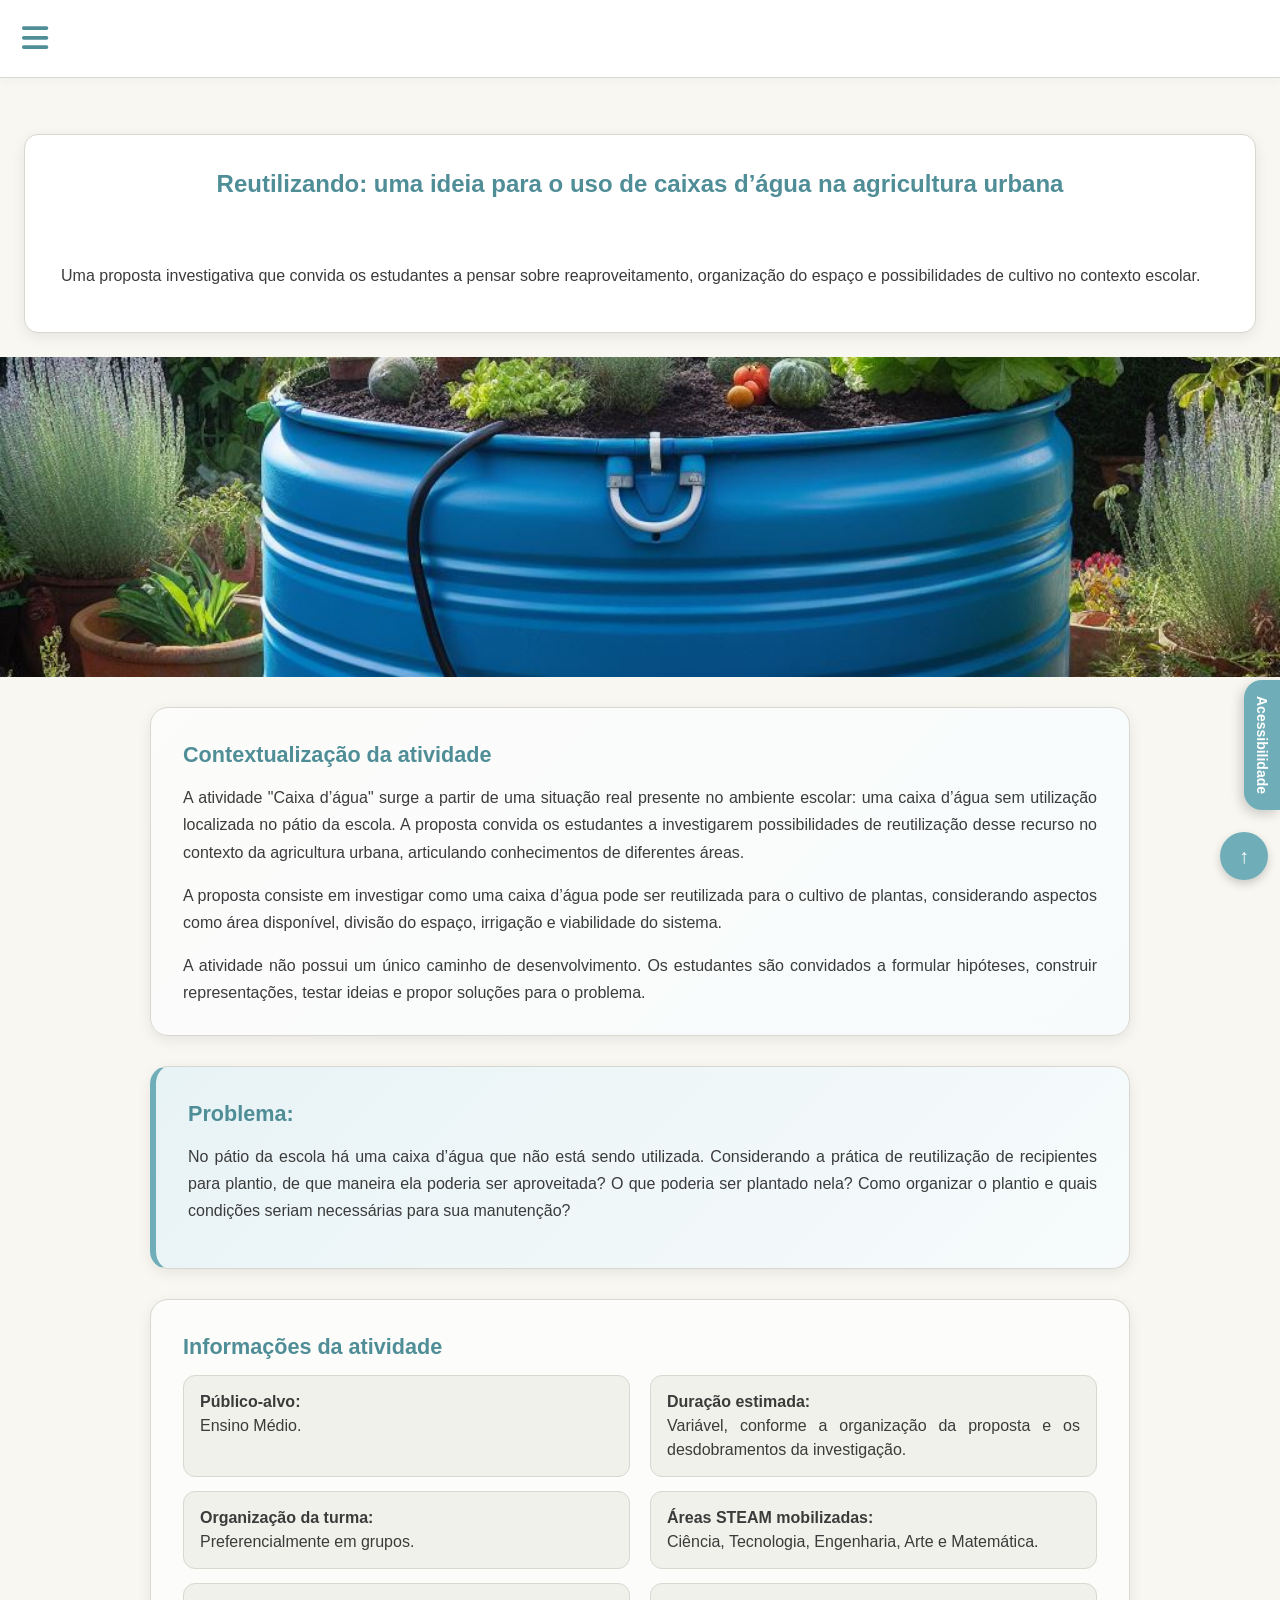
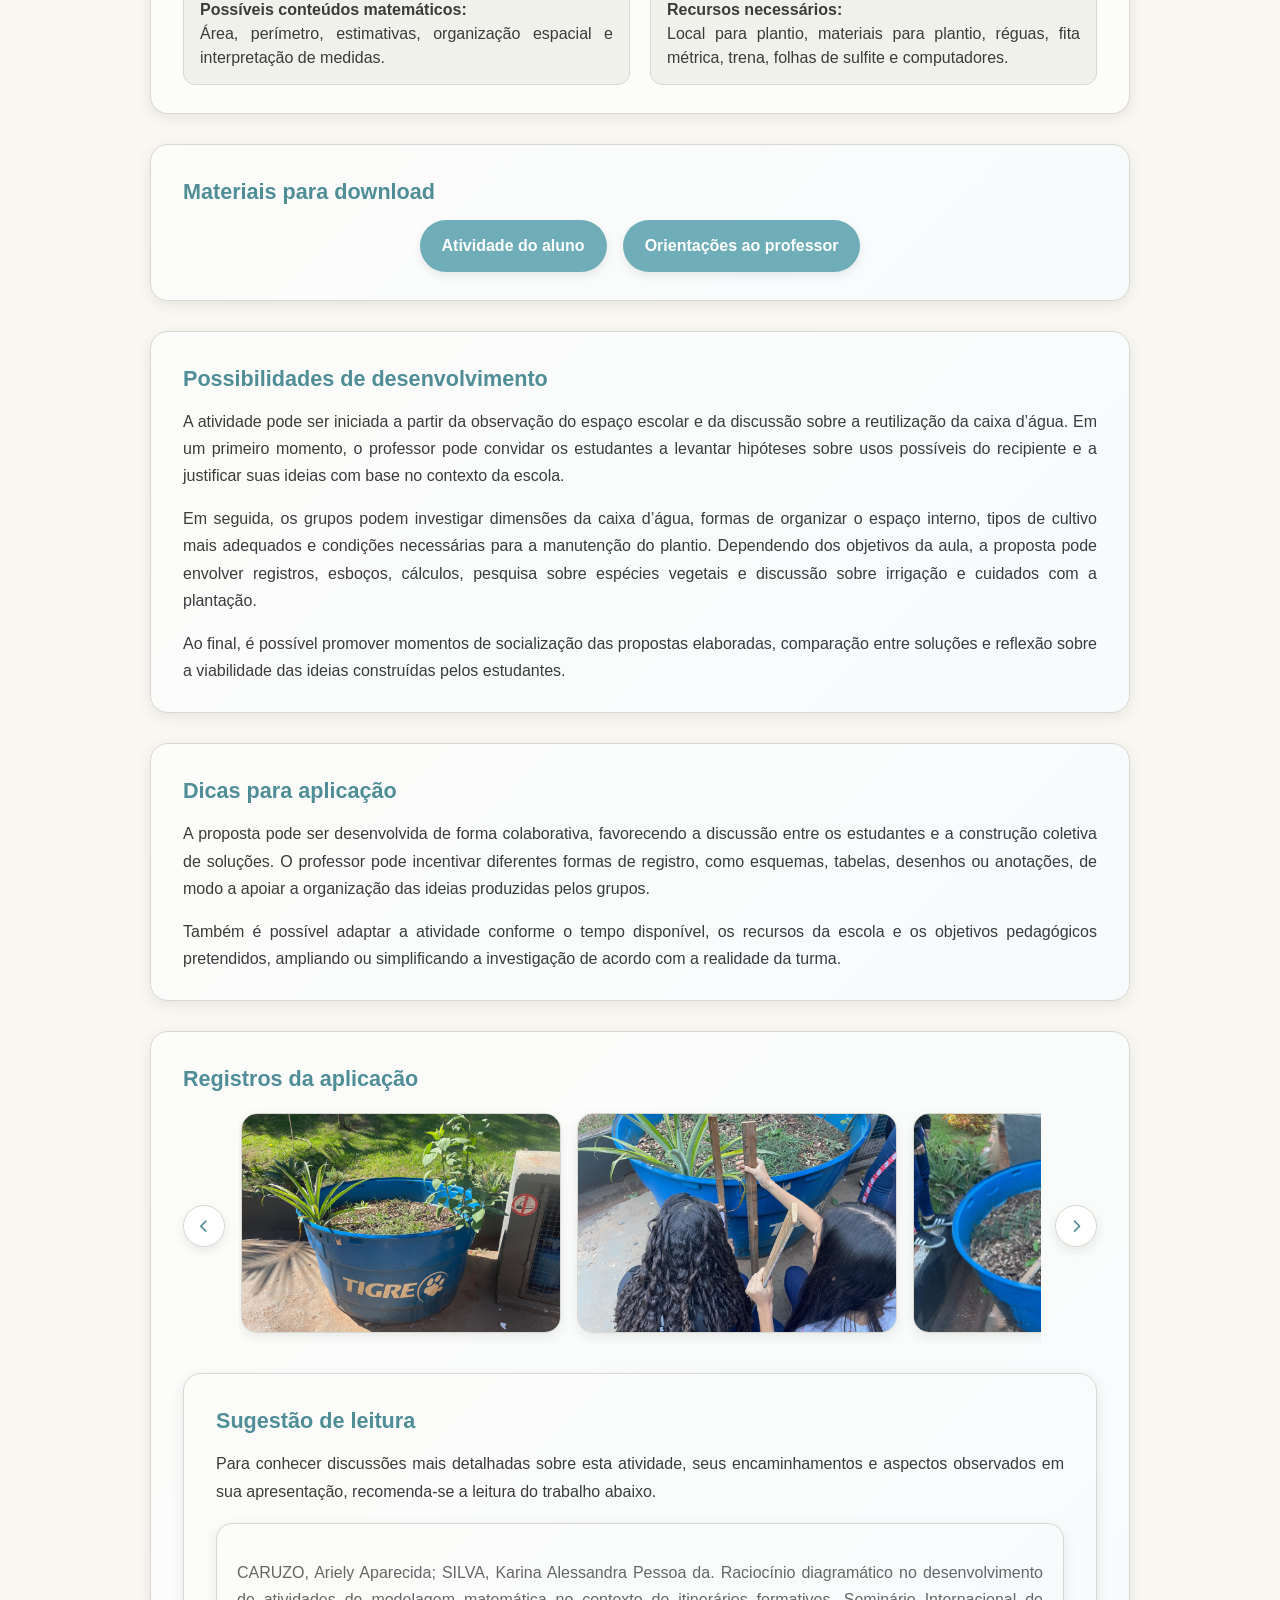
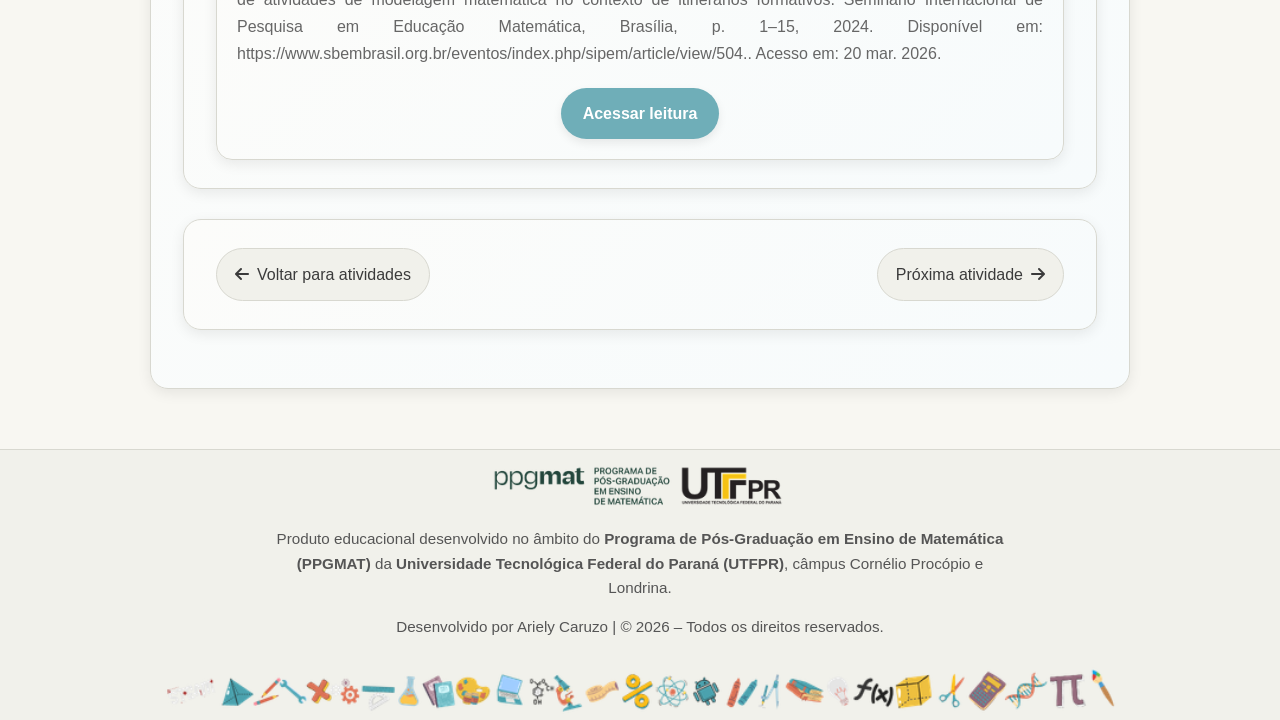
<file: atividade-caixa-dagua.html>
<!DOCTYPE html>
<html lang="pt-BR">
<head>
  <meta charset="UTF-8">
  <meta name="viewport" content="width=device-width, initial-scale=1.0">
  <title>Atividade - Caixa d’Água</title>

  <link rel="stylesheet" href="css/style.css">
  <link rel="stylesheet" href="css/acessibilidade.css">
  <link rel="icon" type="image/png" sizes="160x160" href="img/favicon.png">

  <link rel="stylesheet" href="https://cdnjs.cloudflare.com/ajax/libs/font-awesome/6.5.0/css/all.min.css">

  <script src="js/script.js" defer></script>
  <script src="js/galeria.js"></script>
</head>
<body id="topo">

  <header class="header">
    <button class="menu-btn" id="menuToggle" aria-label="Abrir menu">
      <i class="fas fa-bars"></i>
    </button>
  </header>

  <div class="acessibilidade">
    <button id="botao-acessibilidade" aria-expanded="false">
      Acessibilidade
    </button>

    <div id="opcoes-acessibilidade" class="escondido">
      <button id="aumentar-fonte">A+</button>
      <button id="diminuir-fonte">A-</button>
      <button id="alterna-contraste">◐</button>
    </div>
  </div>

  <nav class="sidebar" id="sidebar">
    <ul>
      <li><a href="index.html"><i class="fas fa-home"></i> Início</a></li>
      <li><a href="sobre.html"><i class="fas fa-book"></i> Sobre o Produto Educacional</a></li>
      <li><a href="teoria.html"><i class="fas fa-lightbulb"></i> Um pouco de teoria</a></li>
      <li><a href="atividades.html" class="active"><i class="fas fa-cogs"></i> Atividades</a></li>
      <li><a href="sugestões.html"><i class="fas fa-chalkboard-teacher"></i> Sugestões pedagógicas</a></li>
      <li><a href="contato.html"><i class="fas fa-envelope"></i> Contato</a></li>
    </ul>
  </nav>

  <main class="content">
    <div class="main-area">
      <section class="posts atividade-individual">
        <h1>Reutilizando: uma ideia para o uso de caixas d’água na agricultura urbana</h1>
        <p class="subtitulo-atividade">
            Uma proposta investigativa que convida os estudantes a pensar sobre reaproveitamento,
            organização do espaço e possibilidades de cultivo no contexto escolar.
          </p>
        </div>

        <img src="img/caixa-dagua.jpeg" alt="Registro da atividade Caixa d’Água" class="atividade-capa">

        <div class="bloco-texto">
          <h2>Contextualização da atividade</h2>
          <p>
            A atividade "Caixa d’água" surge a partir de uma situação real presente no ambiente escolar: 
            uma caixa d’água sem utilização localizada no pátio da escola. A proposta convida os estudantes 
            a investigarem possibilidades de reutilização desse recurso no contexto da agricultura urbana, 
            articulando conhecimentos de diferentes áreas.
          </p>
          <p>
          A proposta consiste em investigar como uma caixa d’água pode ser reutilizada para o cultivo 
          de plantas, considerando aspectos como área disponível, divisão do espaço, irrigação e 
          viabilidade do sistema.
          </p>
          
          <p>
          A atividade não possui um único caminho de desenvolvimento. Os estudantes são convidados a 
          formular hipóteses, construir representações, testar ideias e propor soluções para o problema.
          </p>
        </div>

        <div class="bloco-destaque">
          <h2>Problema:</h2>
          <p>
            No pátio da escola há uma caixa d’água que não está sendo utilizada. Considerando a prática
            de reutilização de recipientes para plantio, de que maneira ela poderia ser aproveitada?
            O que poderia ser plantado nela? Como organizar o plantio e quais condições seriam necessárias
            para sua manutenção?
          </p>
        </div>

        <div class="atividade-info">
          <h2>Informações da atividade</h2>
          <div class="info-grid">
            <div>
              <strong>Público-alvo:</strong><br>
              Ensino Médio.
            </div>
            <div>
              <strong>Duração estimada:</strong><br>
              Variável, conforme a organização da proposta e os desdobramentos da investigação.
            </div>
            <div>
              <strong>Organização da turma:</strong><br>
              Preferencialmente em grupos.
            </div>
            <div>
              <strong>Áreas STEAM mobilizadas:</strong><br>
              Ciência, Tecnologia, Engenharia, Arte e Matemática.
            </div>
            <div>
              <strong>Possíveis conteúdos matemáticos:</strong><br>
              Área, perímetro, estimativas, organização espacial e interpretação de medidas.
            </div>
            <div>
              <strong>Recursos necessários:</strong><br>
              Local para plantio, materiais para plantio, réguas, fita métrica, trena, folhas de sulfite e computadores. 
            </div>
          </div>
        </div>

        <div class="downloads-atividade">
          <h2>Materiais para download</h2>
          <div class="downloads-botoes">
            <a href="https://drive.google.com/file/d/1nNUyK_RxB3EH-uwXN1WxlPkhvFhOw8-T/view?usp=sharing" target="_blank" class="btn-download">
              Atividade do aluno
            </a>
            <a href="https://drive.google.com/file/d/1TXwNQkHSOJqIkady78zbUL9bE9lCfVfL/view?usp=sharing" target="_blank" class="btn-download">
              Orientações ao professor
            </a>
          </div>
        </div>

        <div class="bloco-texto">
          <h2>Possibilidades de desenvolvimento</h2>
          <p>
            A atividade pode ser iniciada a partir da observação do espaço escolar e da discussão sobre a
            reutilização da caixa d’água. Em um primeiro momento, o professor pode convidar os estudantes
            a levantar hipóteses sobre usos possíveis do recipiente e a justificar suas ideias com base no
            contexto da escola.
          </p>
          <p>
            Em seguida, os grupos podem investigar dimensões da caixa d’água, formas de organizar o espaço
            interno, tipos de cultivo mais adequados e condições necessárias para a manutenção do plantio.
            Dependendo dos objetivos da aula, a proposta pode envolver registros, esboços, cálculos,
            pesquisa sobre espécies vegetais e discussão sobre irrigação e cuidados com a plantação.
          </p>
          <p>
            Ao final, é possível promover momentos de socialização das propostas elaboradas, comparação
            entre soluções e reflexão sobre a viabilidade das ideias construídas pelos estudantes.
          </p>
        </div>

        <div class="bloco-texto">
          <h2>Dicas para aplicação</h2>
          <p>
            A proposta pode ser desenvolvida de forma colaborativa, favorecendo a discussão entre os
            estudantes e a construção coletiva de soluções. O professor pode incentivar diferentes formas
            de registro, como esquemas, tabelas, desenhos ou anotações, de modo a apoiar a organização
            das ideias produzidas pelos grupos.
          </p>
          <p>
            Também é possível adaptar a atividade conforme o tempo disponível, os recursos da escola e os
            objetivos pedagógicos pretendidos, ampliando ou simplificando a investigação de acordo com a
            realidade da turma.
          </p>
        </div>

        <div class="galeria-atividade">
          <h2>Registros da aplicação</h2>

          <div class="galeria-slider">
            <button class="galeria-btn anterior" aria-label="Imagem anterior">
              <i class="fas fa-chevron-left"></i>
            </button>

            <div class="galeria-track">
              <img src="img/caixa1.jpg" alt="Estudantes desenvolvendo a atividade Caixa d’Água">
              <img src="img/caixa2.jpg" alt="Registro do plantio na atividade Caixa d’Água">
              <img src="img/caixa3.jpg" alt="Planejamento e organização da atividade Caixa d’Água">
              <img src="img/caixa4.jpg" alt="Discussões e registros produzidos na atividade Caixa d’Água">
              <img src="img/caixa5.jpg" alt="Estudantes desenvolvendo a atividade Caixa d’Água">
              <img src="img/caixa6.jpg" alt="Registro do plantio na atividade Caixa d’Água">
              <img src="img/caixa7.jpg" alt="Planejamento e organização da atividade Caixa d’Água">
              <img src="img/caixa8.jpg" alt="Discussões e registros produzidos na atividade Caixa d’Água">
              <img src="img/caixa9.png" alt="Discussões e registros produzidos na atividade Caixa d’Água">
               <img src="img/caixa10.png" alt="Discussões e registros produzidos na atividade Caixa d’Água">
               <img src="img/caixa11.png" alt="Discussões e registros produzidos na atividade Caixa d’Água">
               <img src="img/caixa12.png" alt="Discussões e registros produzidos na atividade Caixa d’Água">
               <img src="img/caixa13.png" alt="Discussões e registros produzidos na atividade Caixa d’Água">
               <img src="img/caixa14.png" alt="Discussões e registros produzidos na atividade Caixa d’Água">
               <img src="img/caixa15.png" alt="Discussões e registros produzidos na atividade Caixa d’Água">
            </div>

            <button class="galeria-btn proximo" aria-label="Próxima imagem">
              <i class="fas fa-chevron-right"></i>
            </button>
          </div>

       <div class="bloco-texto sugestao-leitura">
          <h2>Sugestão de leitura</h2>
          <p>
            Para conhecer discussões mais detalhadas sobre esta atividade, seus encaminhamentos e aspectos
            observados em sua apresentação, recomenda-se a leitura do trabalho abaixo.
          </p>

          <div class="leitura-box">
            <p> CARUZO, Ariely Aparecida; SILVA, Karina Alessandra Pessoa da. Raciocínio diagramático no desenvolvimento de atividades de modelagem matemática no contexto de itinerários formativos. Seminário Internacional de Pesquisa em Educação Matemática, Brasília, p. 1–15, 2024. Disponível em: https://www.sbembrasil.org.br/eventos/index.php/sipem/article/view/504.. Acesso em: 20 mar. 2026.</p>
            <a href="https://www.sbembrasil.org.br/eventos/index.php/sipem/article/view/504" target="_blank" class="btn-download">Acessar leitura</a>
          </div>
        </div>

        <div class="nav-paginas">
          <a href="atividades.html"><i class="fas fa-arrow-left"></i> Voltar para atividades</a>
          <a href="atividade-laboratorio.html">Próxima atividade <i class="fas fa-arrow-right"></i></a>
        </div>

      </section>
    </div>
  </main>

  <button id="btn-topo" onclick="voltarTopo()">↑</button>

  <footer class="footer">
    <div class="rodape-container">
      <div class="rodape-info">
        <img src="img/imagem-logo.png" alt="Logos do PPGMAT e UTFPR" class="logo-img">
        <p>
          Produto educacional desenvolvido no âmbito do
          <strong>Programa de Pós-Graduação em Ensino de Matemática (PPGMAT)</strong>
          da <strong>Universidade Tecnológica Federal do Paraná (UTFPR)</strong>,
          câmpus Cornélio Procópio e Londrina.
        </p>
        <p class="copyright">
          Desenvolvido por Ariely Caruzo | © 2026 – Todos os direitos reservados.
        </p>
      </div>
    </div>
    <img src="img/imagem-rodape.png" alt="Elementos gráficos educacionais" class="footer-img">
  </footer>

</body>
</html>
</file>
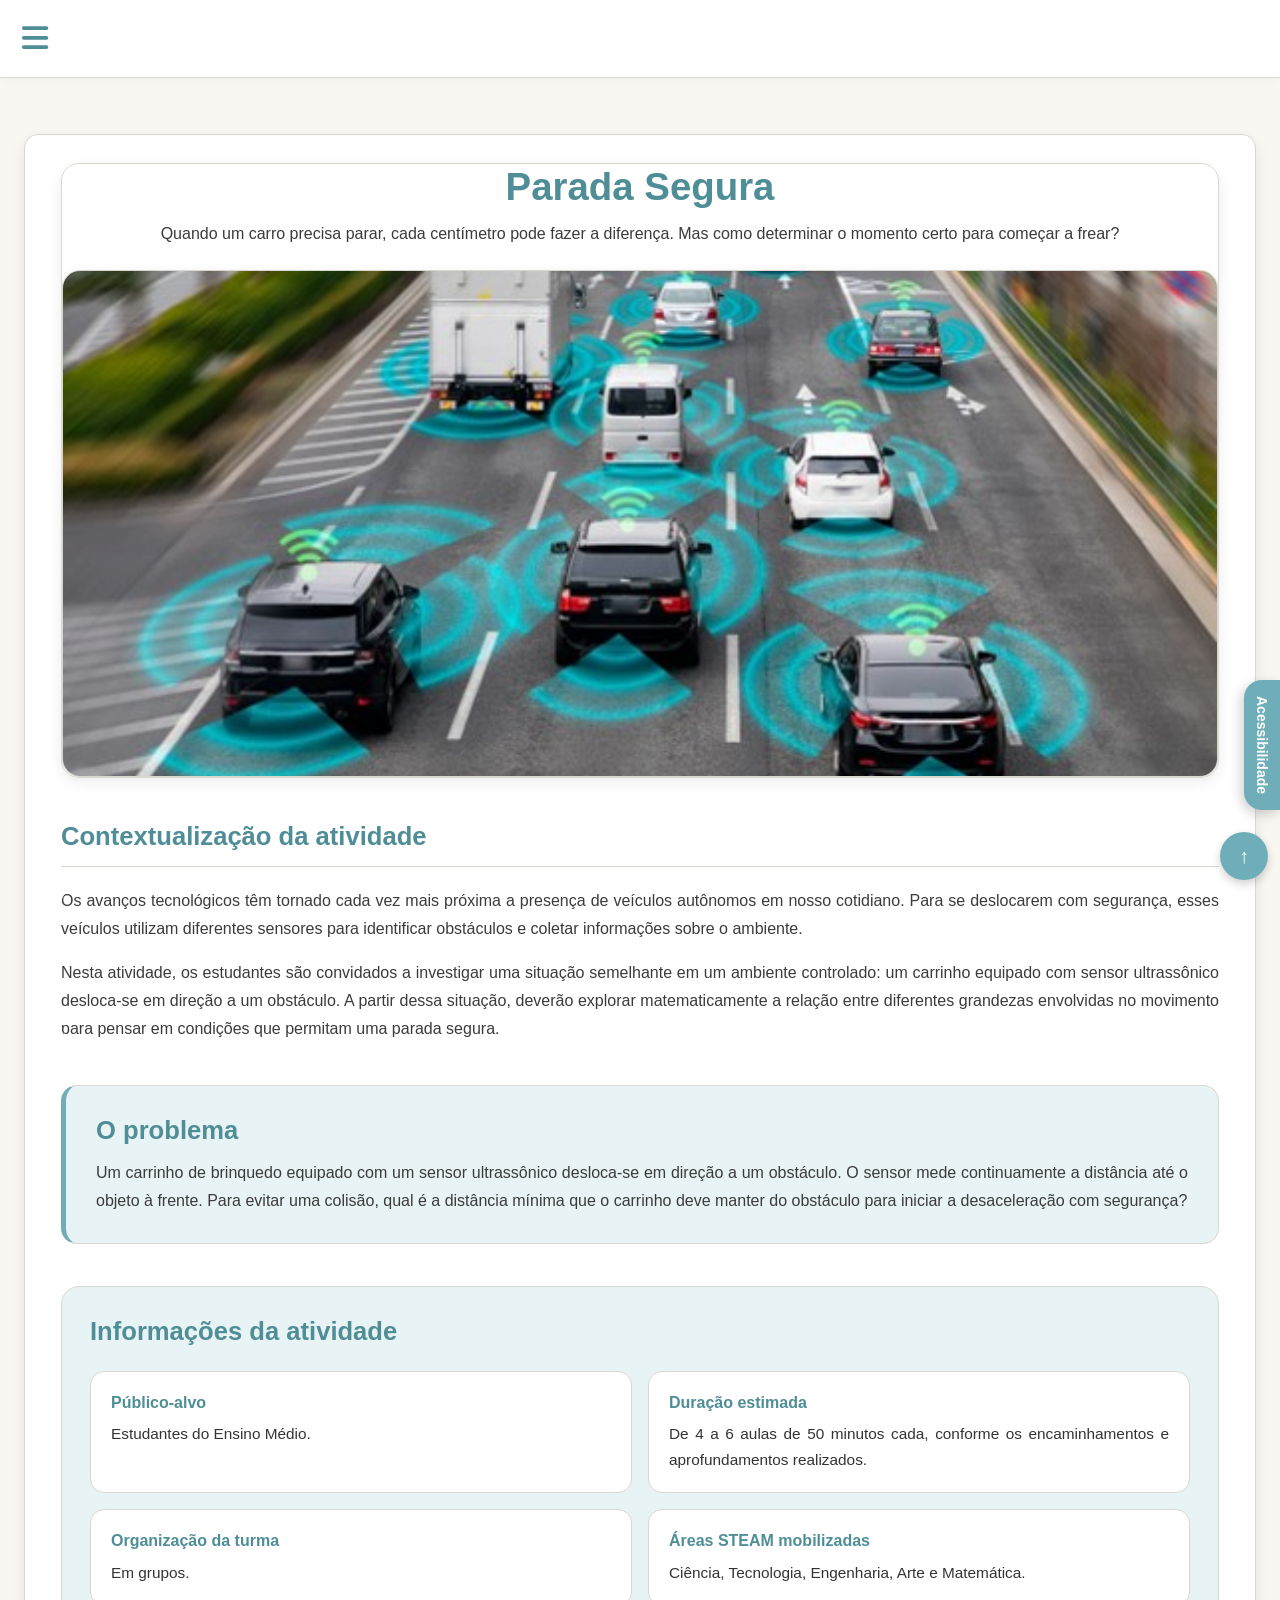
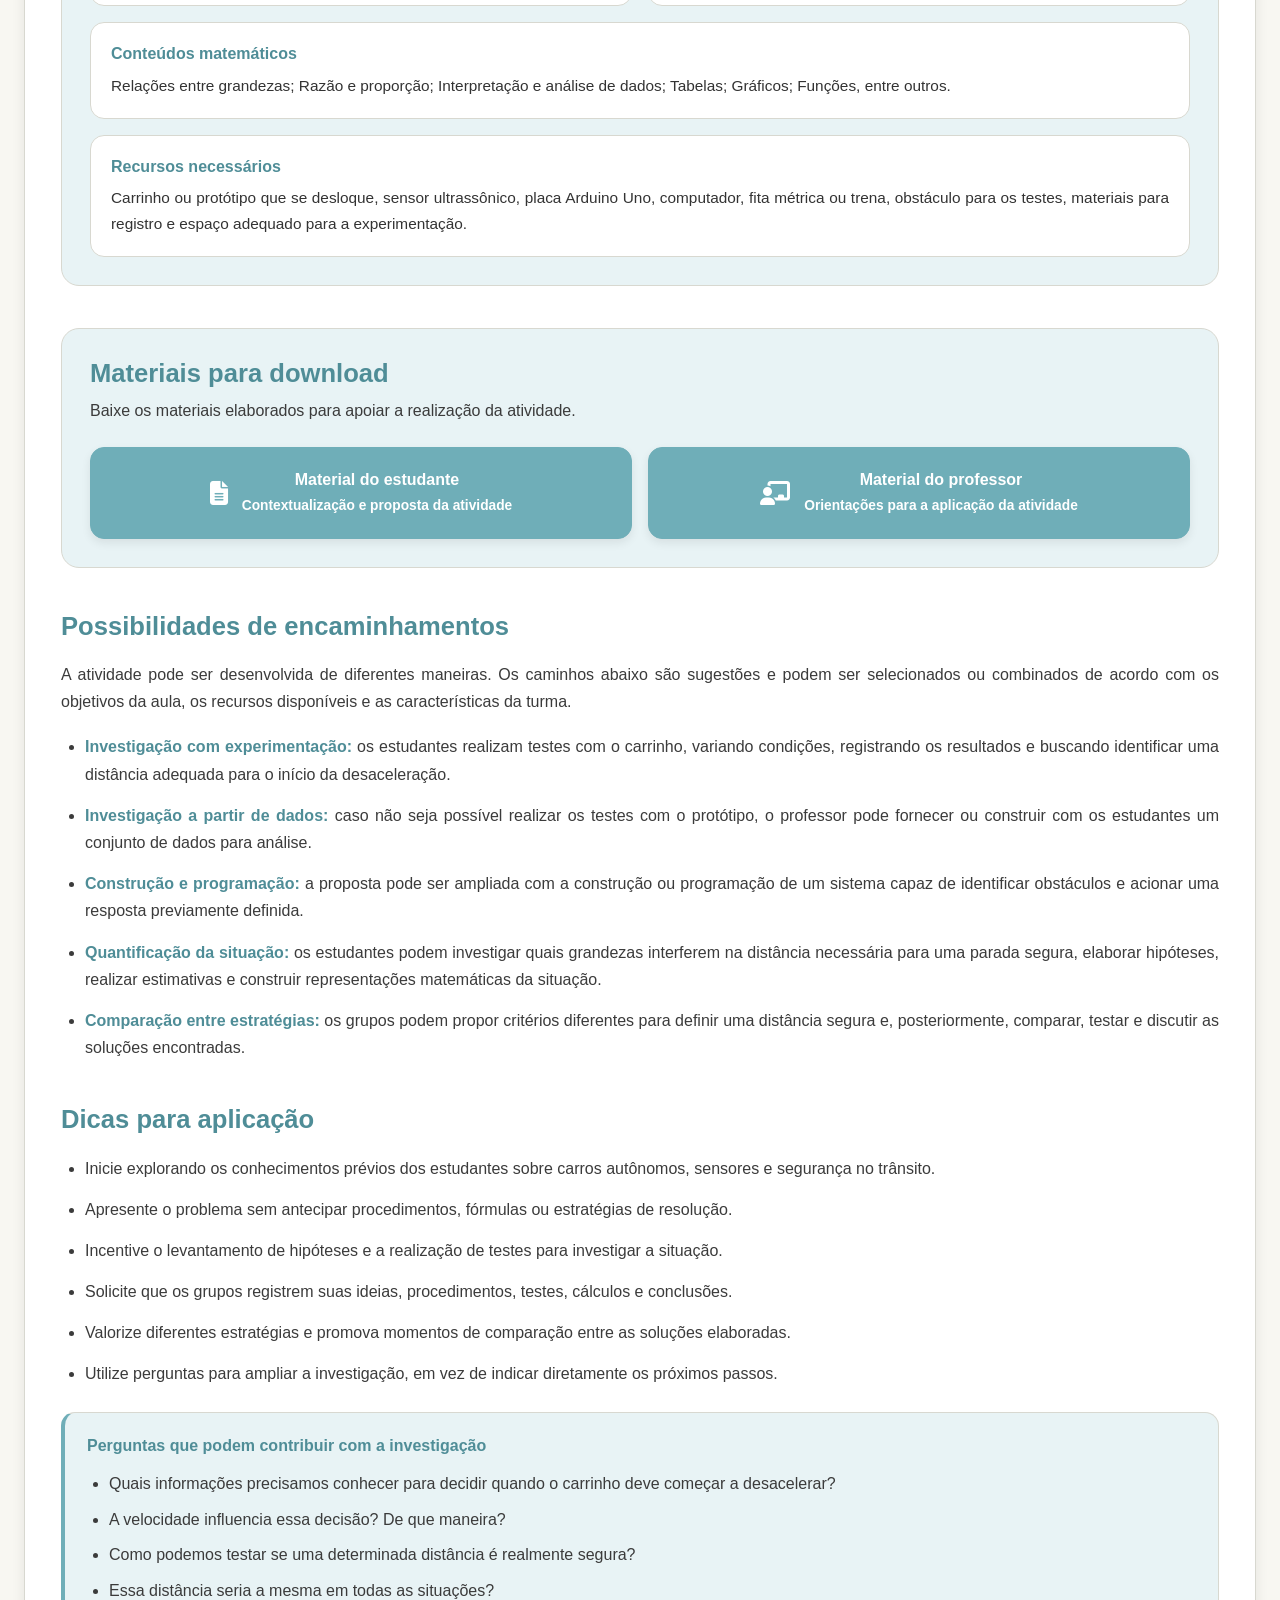
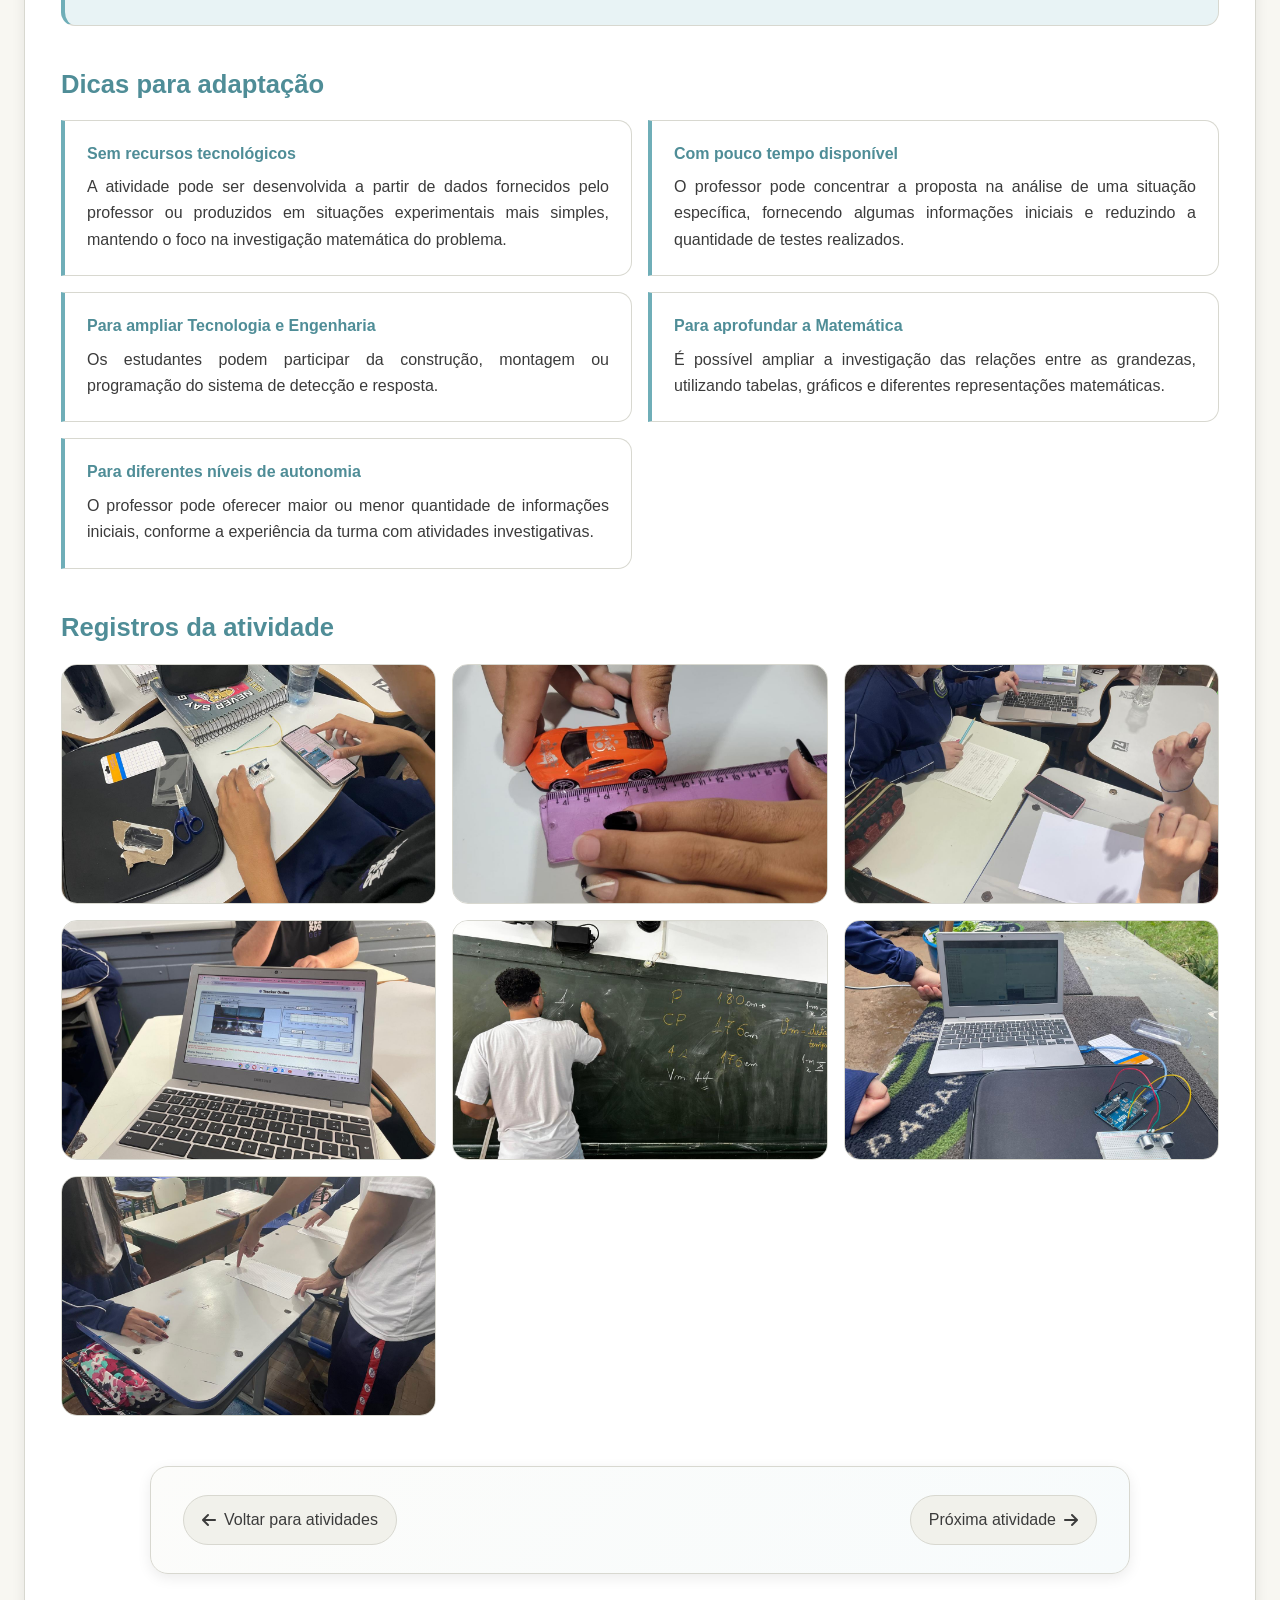
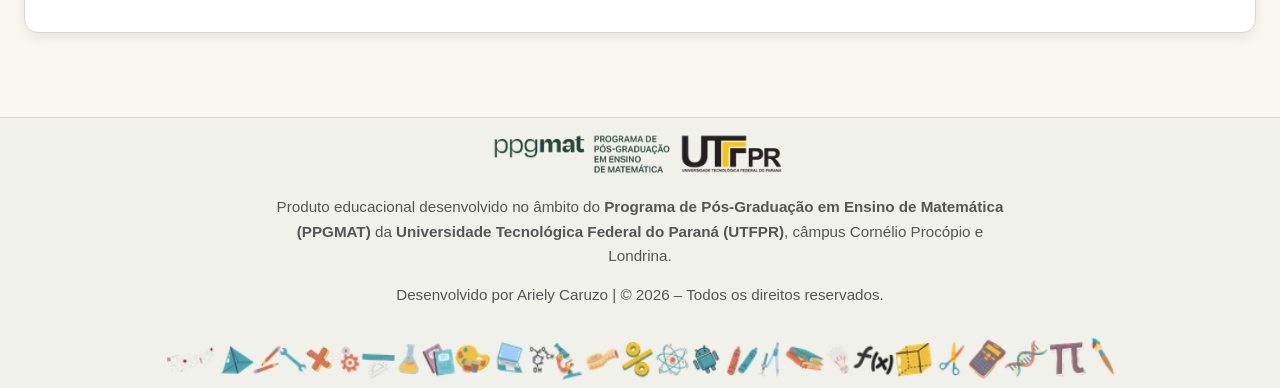
<file: atividade-parada-segura.html>
<!DOCTYPE html>
<html lang="pt-BR">

<head>
    <meta charset="UTF-8">
    <meta name="viewport" content="width=device-width, initial-scale=1.0">

    <title>Atividade - Parada Segura</title>

    <link rel="stylesheet" href="css/style.css">
    <link rel="stylesheet" href="css/atividade.css">
    <link rel="stylesheet" href="css/acessibilidade.css">

    <link rel="icon" type="image/png" sizes="160x160" href="img/favicon.png">

    <link
        rel="stylesheet"
        href="https://cdnjs.cloudflare.com/ajax/libs/font-awesome/6.5.0/css/all.min.css"
    >

    <script src="js/script.js" defer></script>
</head>

<body id="topo">

    <!-- CABEÇALHO -->
    <header class="header">
        <button
            class="menu-btn"
            id="menuToggle"
            aria-label="Abrir menu"
        >
            <i class="fas fa-bars"></i>
        </button>
    </header>


    <!-- ACESSIBILIDADE -->
    <div class="acessibilidade">
        <button
            id="botao-acessibilidade"
            aria-expanded="false"
        >
            Acessibilidade
        </button>

        <div
            id="opcoes-acessibilidade"
            class="escondido"
        >
            <button id="aumentar-fonte">A+</button>
            <button id="diminuir-fonte">A-</button>
            <button id="alterna-contraste">◐</button>
        </div>
    </div>


    <!-- MENU LATERAL -->
    <nav
        class="sidebar"
        id="sidebar"
    >
        <ul>
            <li>
                <a href="index.html">
                    <i class="fas fa-home"></i>
                    Início
                </a>
            </li>

            <li>
                <a href="sobre.html">
                    <i class="fas fa-book"></i>
                    Sobre o Produto Educacional
                </a>
            </li>

            <li>
                <a href="teoria.html">
                    <i class="fas fa-lightbulb"></i>
                    Um pouco de teoria
                </a>
            </li>

            <li>
                <a
                    href="atividades.html"
                    class="active"
                >
                    <i class="fas fa-cogs"></i>
                    Atividades
                </a>
            </li>

            <li>
                <a href="sugestões.html">
                    <i class="fas fa-chalkboard-teacher"></i>
                    Sugestões pedagógicas
                </a>
            </li>

            <li>
                <a href="contato.html">
                    <i class="fas fa-envelope"></i>
                    Contato
                </a>
            </li>
        </ul>
    </nav>


    <!-- CONTEÚDO PRINCIPAL -->
    <main class="content">
        <div class="main-area">

            <!-- ATIVIDADE -->
            <section class="posts atividade-individual">


                <!-- APRESENTAÇÃO -->
                <section class="atividade-apresentacao">

                    <div class="atividade-titulo">
                        <h1>Parada Segura</h1>

                        <p class="atividade-chamada">
                            Quando um carro precisa parar, cada centímetro pode fazer a diferença.
                            Mas como determinar o momento certo para começar a frear?
                        </p>
                    </div>


                    <div class="atividade-imagem">
                        <img
                            src="img/parada-segura.jpg"
                            alt="Veículos utilizando sensores para identificar obstáculos e auxiliar na segurança do trânsito"
                            class="atividade-capa"
                        >
                    </div>

                </section>


                <!-- CONTEXTUALIZAÇÃO -->
                <section class="secao-atividade contextualizacao">

                    <div class="secao-cabecalho">
                        <h2>Contextualização da atividade</h2>
                    </div>

                    <div class="secao-conteudo">

                        <p>
                            Os avanços tecnológicos têm tornado cada vez mais próxima a presença
                            de veículos autônomos em nosso cotidiano. Para se deslocarem com
                            segurança, esses veículos utilizam diferentes sensores para identificar
                            obstáculos e coletar informações sobre o ambiente.
                        </p>

                        <p>
                            Nesta atividade, os estudantes são convidados a investigar uma situação
                            semelhante em um ambiente controlado: um carrinho equipado com sensor
                            ultrassônico desloca-se em direção a um obstáculo. A partir dessa
                            situação, deverão explorar matematicamente a relação entre diferentes
                            grandezas envolvidas no movimento para pensar em condições que permitam
                            uma parada segura.
                        </p>

                    </div>

                </section>


                <!-- PROBLEMA -->
                <section class="secao-problema">

                    <div class="problema-conteudo">

                        <h2>O problema</h2>

                        <p>
                            Um carrinho de brinquedo equipado com um sensor ultrassônico
                            desloca-se em direção a um obstáculo. O sensor mede continuamente
                            a distância até o objeto à frente. Para evitar uma colisão, qual é
                            a distância mínima que o carrinho deve manter do obstáculo para
                            iniciar a desaceleração com segurança?
                        </p>

                    </div>

                </section>


                <!-- INFORMAÇÕES DA ATIVIDADE -->
                <section class="secao-atividade atividade-informacoes">

                    <div class="secao-cabecalho">
                        <h2>Informações da atividade</h2>
                    </div>

                    <div class="info-grid">

                        <article class="info-card">
                            <h3>Público-alvo</h3>
                            <p>Estudantes do Ensino Médio.</p>
                        </article>

                        <article class="info-card">
                            <h3>Duração estimada</h3>
                            <p>
                                De 4 a 6 aulas de 50 minutos cada, conforme os encaminhamentos e aprofundamentos
                                realizados.
                            </p>
                        </article>

                        <article class="info-card">
                            <h3>Organização da turma</h3>
                            <p>Em grupos.</p>
                        </article>

                        <article class="info-card">
                            <h3>Áreas STEAM mobilizadas</h3>
                            <p>Ciência, Tecnologia, Engenharia, Arte e Matemática.</p>
                        </article>

                        <article class="info-card info-card-amplo">
                            <h3>Conteúdos matemáticos</h3>
                            <p>
                                Relações entre grandezas; Razão e proporção; Interpretação e
                                análise de dados; Tabelas; Gráficos; Funções, entre outros.
                            </p>
                        </article>

                        <article class="info-card info-card-amplo">
                            <h3>Recursos necessários</h3>
                            <p>
                                Carrinho ou protótipo que se desloque, sensor ultrassônico,
                                placa Arduino Uno, computador, fita métrica ou trena, obstáculo
                                para os testes, materiais para registro e espaço adequado para
                                a experimentação.
                            </p>
                        </article>

                    </div>

                </section>


                <!-- MATERIAIS PARA DOWNLOAD -->
                <section class="downloads-atividade">

                    <div class="downloads-texto">

                        <h2>Materiais para download</h2>

                        <p>
                            Baixe os materiais elaborados para apoiar a realização da atividade.
                        </p>

                    </div>


                    <div class="downloads-botoes">

                        <a
                            href="atividades/parada-segura/atividade-aluno-parada-segura.pdf"
                            target="_blank"
                            class="btn-download"
                        >

                            <i class="fas fa-file-alt"></i>

                            <span>
                                <strong>Material do estudante</strong>

                                <small>
                                    Contextualização e proposta da atividade
                                </small>
                            </span>

                        </a>


                        <a
                            href="atividades/parada-segura/orientacoes-professor-parada-segura.pdf"
                            target="_blank"
                            class="btn-download"
                        >

                            <i class="fas fa-chalkboard-teacher"></i>

                            <span>
                                <strong>Material do professor</strong>

                                <small>
                                    Orientações para a aplicação da atividade
                                </small>
                            </span>

                        </a>

                    </div>

                </section>


                <!-- POSSIBILIDADES DE ENCAMINHAMENTO -->
                <section class="secao-atividade encaminhamentos">

                    <div class="secao-cabecalho">
                        <h2>Possibilidades de encaminhamentos</h2>
                    </div>

                    <p class="texto-introducao">
                        A atividade pode ser desenvolvida de diferentes maneiras. Os caminhos
                        abaixo são sugestões e podem ser selecionados ou combinados de acordo
                        com os objetivos da aula, os recursos disponíveis e as características
                        da turma.
                    </p>

                    <ul class="lista-encaminhamentos">

                        <li>
                            <strong>Investigação com experimentação:</strong>
                            os estudantes realizam testes com o carrinho, variando condições,
                            registrando os resultados e buscando identificar uma distância
                            adequada para o início da desaceleração.
                        </li>

                        <li>
                            <strong>Investigação a partir de dados:</strong>
                            caso não seja possível realizar os testes com o protótipo, o professor
                            pode fornecer ou construir com os estudantes um conjunto de dados
                            para análise.
                        </li>

                        <li>
                            <strong>Construção e programação:</strong>
                            a proposta pode ser ampliada com a construção ou programação de um
                            sistema capaz de identificar obstáculos e acionar uma resposta
                            previamente definida.
                        </li>

                        <li>
                            <strong> Quantificação da situação:</strong>
                            os estudantes podem investigar quais grandezas interferem na distância
                            necessária para uma parada segura, elaborar hipóteses, realizar
                            estimativas e construir representações matemáticas da situação.
                        </li>

                        <li>
                            <strong>Comparação entre estratégias:</strong>
                            os grupos podem propor critérios diferentes para definir uma distância
                            segura e, posteriormente, comparar, testar e discutir as soluções
                            encontradas.
                        </li>

                    </ul>

                </section>


                <!-- DICAS PARA APLICAÇÃO -->
                <section class="secao-atividade dicas-aplicacao">

                    <div class="secao-cabecalho">
                        <h2>Dicas para aplicação</h2>
                    </div>

                    <ul class="lista-dicas">

                        <li>
                            Inicie explorando os conhecimentos prévios dos estudantes sobre
                            carros autônomos, sensores e segurança no trânsito.
                        </li>

                        <li>
                            Apresente o problema sem antecipar procedimentos, fórmulas ou
                            estratégias de resolução.
                        </li>

                        <li>
                            Incentive o levantamento de hipóteses e a realização de testes para
                            investigar a situação.
                        </li>

                        <li>
                            Solicite que os grupos registrem suas ideias, procedimentos, testes,
                            cálculos e conclusões.
                        </li>

                        <li>
                            Valorize diferentes estratégias e promova momentos de comparação
                            entre as soluções elaboradas.
                        </li>

                        <li>
                            Utilize perguntas para ampliar a investigação, em vez de indicar
                            diretamente os próximos passos.
                        </li>

                    </ul>


                    <div class="perguntas-box">

                        <h3>
                            Perguntas que podem contribuir com a investigação
                        </h3>

                        <ul>

                            <li>
                                Quais informações precisamos conhecer para decidir quando o
                                carrinho deve começar a desacelerar?
                            </li>

                            <li>
                                A velocidade influencia essa decisão? De que maneira?
                            </li>

                            <li>
                                Como podemos testar se uma determinada distância é realmente
                                segura?
                            </li>

                            <li>
                                Essa distância seria a mesma em todas as situações?
                            </li>

                        </ul>

                    </div>

                </section>


                <!-- DICAS PARA ADAPTAÇÃO -->
                <section class="secao-atividade dicas-adaptacao">

                    <div class="secao-cabecalho">
                        <h2>Dicas para adaptação</h2>
                    </div>

                    <div class="adaptacoes-lista">

                        <article>
                            <h3>Sem recursos tecnológicos</h3>
                            <p>
                                A atividade pode ser desenvolvida a partir de dados fornecidos
                                pelo professor ou produzidos em situações experimentais mais
                                simples, mantendo o foco na investigação matemática do problema.
                            </p>
                        </article>

                        <article>
                            <h3>Com pouco tempo disponível</h3>
                            <p>
                                O professor pode concentrar a proposta na análise de uma situação
                                específica, fornecendo algumas informações iniciais e reduzindo
                                a quantidade de testes realizados.
                            </p>
                        </article>

                        <article>
                            <h3>Para ampliar Tecnologia e Engenharia</h3>
                            <p>
                                Os estudantes podem participar da construção, montagem ou
                                programação do sistema de detecção e resposta.
                            </p>
                        </article>

                        <article>
                            <h3>Para aprofundar a Matemática</h3>
                            <p>
                                É possível ampliar a investigação das relações entre as grandezas,
                                utilizando tabelas, gráficos e diferentes representações matemáticas.
                            </p>
                        </article>

                        <article>
                            <h3>Para diferentes níveis de autonomia</h3>
                            <p>
                                O professor pode oferecer maior ou menor quantidade de informações
                                iniciais, conforme a experiência da turma com atividades
                                investigativas.
                            </p>
                        </article>

                    </div>

                </section>


                <!-- REGISTROS DA ATIVIDADE -->
                <section class="galeria-atividade">

                    <div class="secao-cabecalho">
                        <h2>Registros da atividade</h2>
                    </div>

                    <div class="galeria-grid">

                        <img
                            src="img/parada1.jpeg"
                            alt="Estudantes desenvolvendo a atividade Parada Segura"
                        >

                        <img
                            src="img/parada2.jpeg"
                            alt="Experimentação com carrinho e sensor ultrassônico"
                        >

                        <img
                            src="img/parada3.jpeg"
                            alt="Registros produzidos pelos estudantes durante a atividade Parada Segura"
                        >

                        <img
                            src="img/parada4.jpeg"
                            alt="Registros produzidos pelos estudantes durante a atividade Parada Segura"
                        >

                         <img
                            src="img/parada7.jpeg"
                            alt="Registros produzidos pelos estudantes durante a atividade Parada Segura"
                        >

                        <img
                            src="img/parada8.jpeg"
                            alt="Registros produzidos pelos estudantes durante a atividade Parada Segura"
                        >

                        <img
                            src="img/parada9.jpeg"
                            alt="Registros produzidos pelos estudantes durante a atividade Parada Segura"
                        >


                    </div>

                </section>

        <div class="nav-paginas">
          <a href="atividades.html"><i class="fas fa-arrow-left"></i> Voltar para atividades</a>
          <a href="atividade-laboratorio.html">Próxima atividade <i class="fas fa-arrow-right"></i></a>
        </div>

            </section>

        </div>
    </main>


    <!-- BOTÃO VOLTAR AO TOPO -->
    <button
        id="btn-topo"
        onclick="voltarTopo()"
        aria-label="Voltar ao topo"
    >
        ↑
    </button>


    <!-- RODAPÉ -->
    <footer class="footer">

        <div class="rodape-container">

            <div class="rodape-info">

                <img
                    src="img/imagem-logo.png"
                    alt="Logos do PPGMAT e UTFPR"
                    class="logo-img"
                >

                <p>
                    Produto educacional desenvolvido no âmbito do
                    <strong>Programa de Pós-Graduação em Ensino de Matemática (PPGMAT)</strong>
                    da
                    <strong>Universidade Tecnológica Federal do Paraná (UTFPR)</strong>,
                    câmpus Cornélio Procópio e Londrina.
                </p>

                <p class="copyright">
                    Desenvolvido por Ariely Caruzo | © 2026 – Todos os direitos reservados.
                </p>

            </div>

        </div>

        <img
            src="img/imagem-rodape.png"
            alt="Elementos gráficos educacionais"
            class="footer-img"
        >

    </footer>

</body>
</html>
</file>
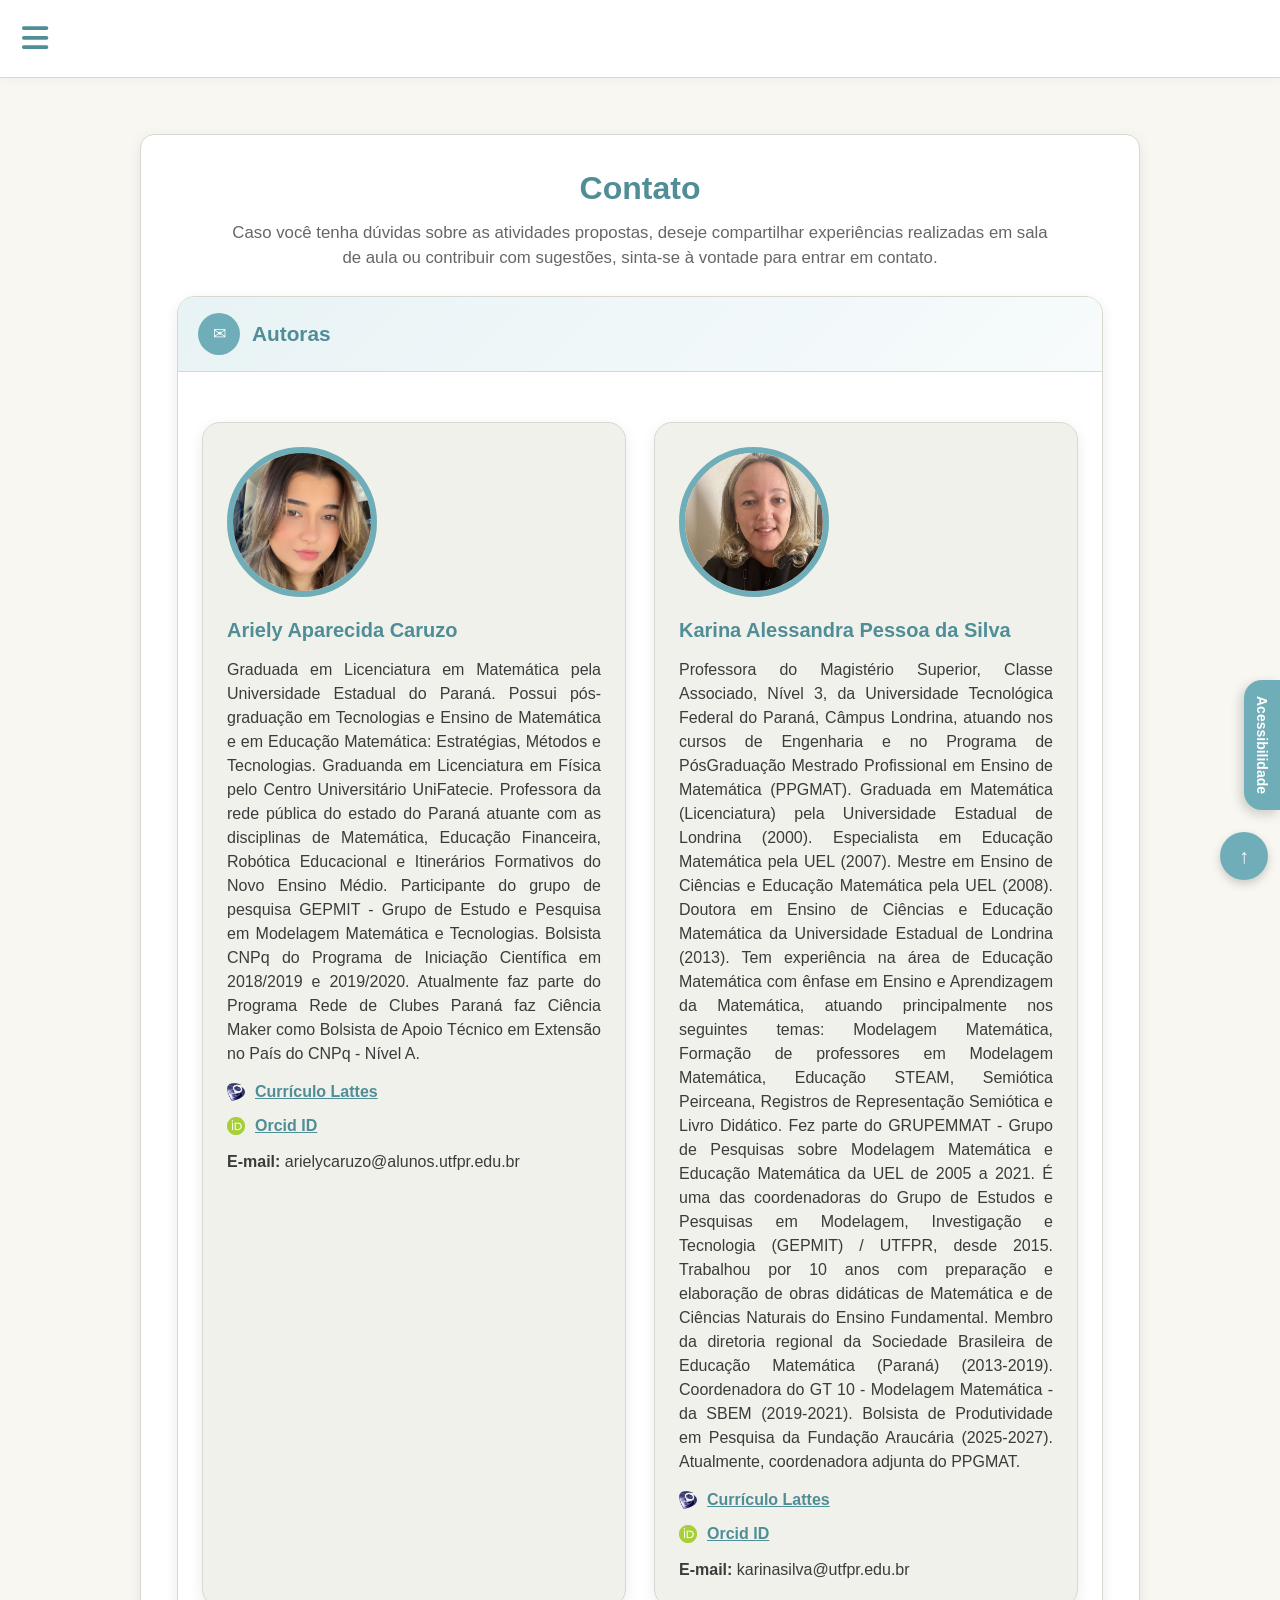
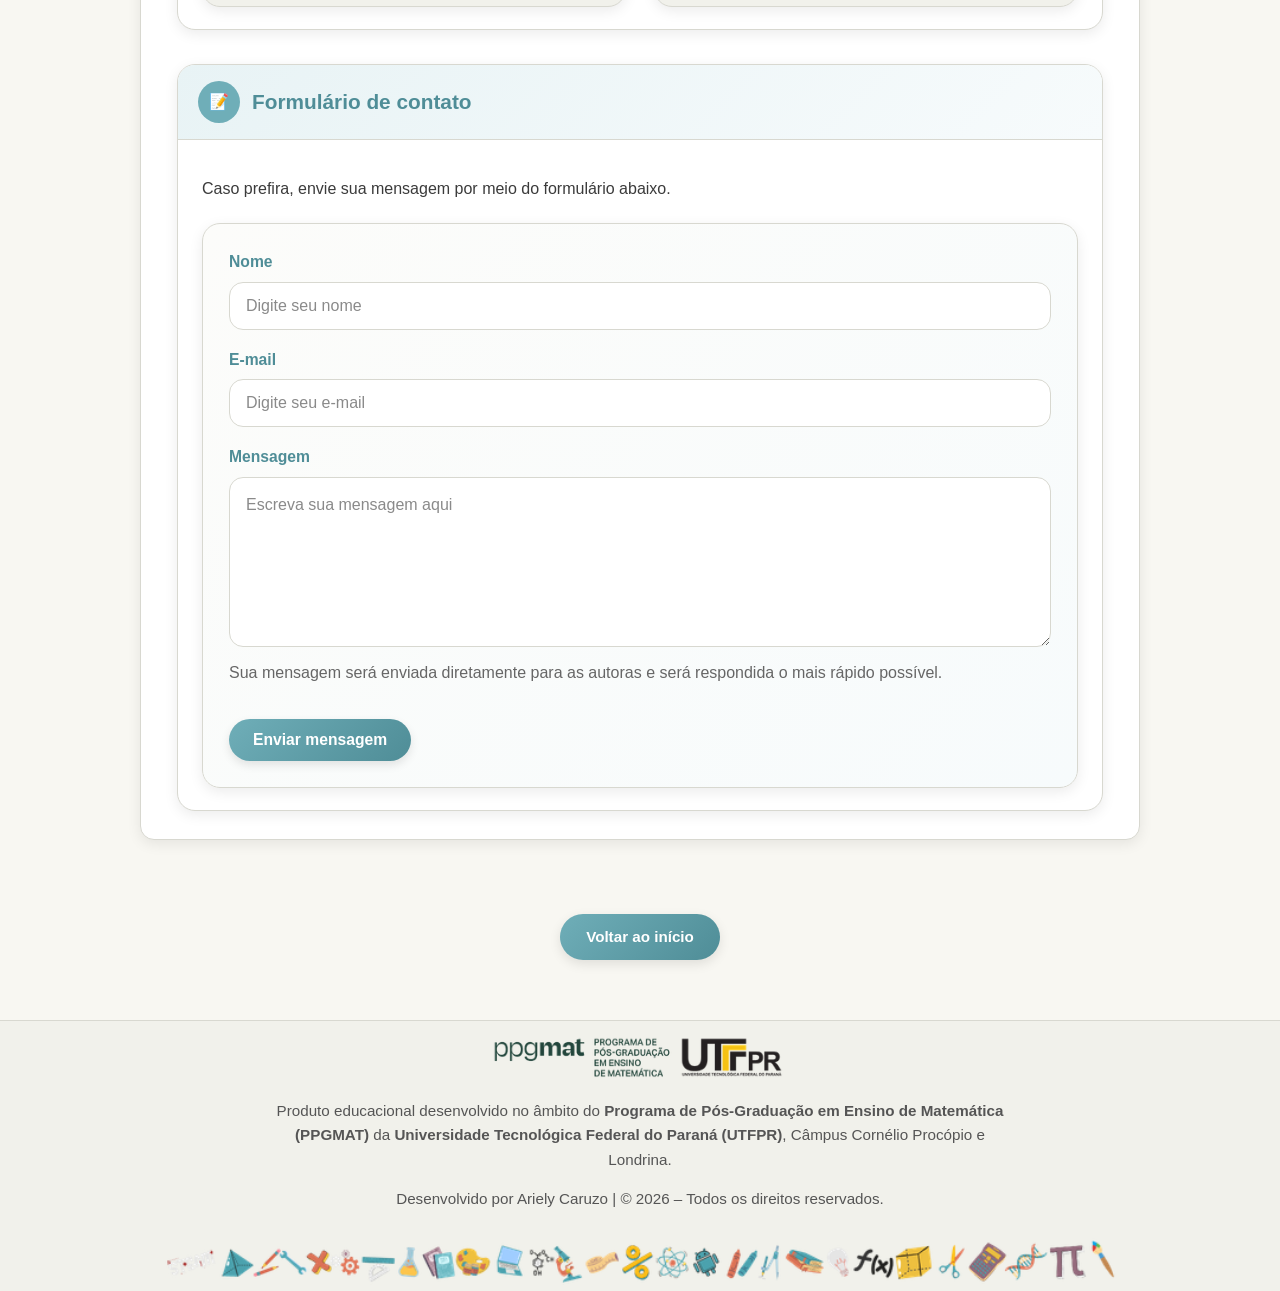
<file: contato.html>
<!DOCTYPE html>
<html lang="pt-BR">
<head>
   <meta charset="UTF-8">
   <meta name="viewport" content="width=device-width, initial-sacale=1.0">
   <title>Contato</title>
   <link rel="stylesheet" href="css/style.css">
   <link rel="stylesheet" href="slide/slide.css">
   <link rel="stylesheet" href="css/shortcuts.css">
   <link rel="stylesheet" href="css/acessibilidade.css">
   <link rel="icon" type="image/png" sizes="160x160" href="img/favicon.png">
   <!-- Ícones -->
   <link rel="stylesheet" href="https://cdnjs.cloudflare.com/ajax/libs/font-awesome/6.5.0/css/all.min.css">

   <script src="js/script.js" defer></script>
</head>

<body>

   <!--Cabeçalho fixo-->
   <header class="header">
      <button class="menu-btn" id="menuToggle" aria-label="Abrir menu">
         <i class="fas fa-bars"></i>
      </button>
   </header>

   <!-- MENU DE ACESSIBILIDADE -->
   <div class="acessibilidade">
      <button id="botao-acessibilidade" aria-expanded="false">
         Acessibilidade
      </button>
      <div id="opcoes-acessibilidade" class="escondido">
         <button id="aumentar-fonte">A+</button>
         <button id="diminuir-fonte">A-</button>
         <button id="alterna-contraste">◐</button>
      </div>
   </div>

   <!--Menu lateral-->
      <nav class="sidebar" id="sidebar">
         <ul>
            <li><a href="index.html"><i class="fas fa-home"></i> Início</a></li>
            <li><a href="sobre.html"><i class="fas fa-book"></i> Sobre o PE</a></li>
            <li><a href="teoria.html"><i class="fas fa-lightbulb"></i> Teoria</a></li>
            <li><a href="atividades.html"><i class="fas fa-cogs"></i> Atividades</a></li>
            <li><a href="sugestões.html"><i class="fas fa-chalkboard-teacher"></i> Sugestões pedagógicas</a></li>
            <li><a href="contato.html"><i class="fas fa-envelope"></i> Contato</a></li>
         </ul>
      </nav>

    <!-- Conteúdo -->
    <main class="content">
        <section class="main-area contato-page">
            <article class="posts">

                <div class="titulo-pagina">
                    <h1>Contato</h1>
                    <p class="texto-introdutorio-contato">Caso você tenha dúvidas sobre as atividades propostas, deseje compartilhar experiências realizadas em sala de aula ou contribuir com sugestões, sinta-se à vontade para entrar em contato.</p>
                </div>

                <section class="secao-conteudo">
                    <div class="secao-topo">
                        <div class="secao-icone">✉</div>
                        <h2 class="secao-titulo">Autoras</h2>
                    </div>

                    <div class="secao-corpo">
                        <div class="contato-autoras">

                            <!-- Autora 1 -->
                            <div class="autora-card">
                                <div class="autora-topo">
                                    <img src="img/ariely.png" alt="Foto de Karina" class="foto-autora">

                                    <div class="autora-info">
                                        <h3>Ariely Aparecida Caruzo</h3>
                                        <p>Graduada em Licenciatura em Matemática pela Universidade Estadual do Paraná. Possui pós-graduação em Tecnologias e Ensino de Matemática e em Educação Matemática: Estratégias, Métodos e Tecnologias. Graduanda em Licenciatura em Física pelo Centro Universitário UniFatecie. Professora da rede pública do estado do Paraná atuante com as disciplinas de Matemática, Educação Financeira, Robótica Educacional e Itinerários Formativos do Novo Ensino Médio. Participante do grupo de pesquisa GEPMIT - Grupo de Estudo e Pesquisa em Modelagem Matemática e Tecnologias. Bolsista CNPq do Programa de Iniciação Científica em 2018/2019 e 2019/2020. Atualmente faz parte do Programa Rede de Clubes Paraná faz Ciência Maker como Bolsista de Apoio Técnico em Extensão no País do CNPq - Nível A. </p>

                                        <div class="lista-links-contato">
                                            <div class="item-link-contato">
                                                <img src="img/lattes-icon.png" alt="Ícone do Currículo Lattes">
                                                <a href="COLE_AQUI_O_LINK_DO_LATTES" target="_blank" rel="noopener noreferrer">
                                                    <strong>Currículo Lattes</strong>
                                                </a>
                                            </div>

                                            <div class="item-link-contato">
                                                <img src="img/orcid-icon.png" alt="Ícone do Orcid">
                                                <a href="COLE_AQUI_O_LINK_DO_ORCID" target="_blank" rel="noopener noreferrer">
                                                    <strong>Orcid ID</strong>
                                                </a>
                                            </div>
                                        </div>

                                        <p class="email-autora"><strong>E-mail:</strong> arielycaruzo@alunos.utfpr.edu.br</p>
                                    </div>
                                </div>
                            </div>

                            <!-- Autora 2 -->
                            <div class="autora-card">
                                <div class="autora-topo">
                                    <img src="img/karina.png" alt="Foto de Karina" class="foto-autora">

                                    <div class="autora-info">
                                        <h3>Karina Alessandra Pessoa da Silva</h3>
                                        <p> Professora do Magistério Superior, Classe Associado, Nível 3, da Universidade Tecnológica Federal do Paraná, Câmpus Londrina, atuando nos cursos de Engenharia e no Programa de PósGraduação Mestrado Profissional em Ensino de Matemática (PPGMAT). Graduada em Matemática (Licenciatura) pela Universidade Estadual de Londrina (2000). Especialista em Educação Matemática pela UEL (2007). Mestre em Ensino de Ciências e Educação Matemática pela UEL (2008). Doutora em Ensino de Ciências e Educação Matemática da Universidade Estadual de Londrina (2013). Tem experiência na área de Educação Matemática com ênfase em Ensino e Aprendizagem da Matemática, atuando principalmente nos seguintes temas: Modelagem Matemática, Formação de professores em Modelagem Matemática, Educação STEAM, Semiótica Peirceana, Registros de Representação Semiótica e Livro Didático. Fez parte do GRUPEMMAT - Grupo de Pesquisas sobre Modelagem Matemática e Educação Matemática da UEL de 2005 a 2021. É uma das coordenadoras do Grupo de Estudos e Pesquisas em Modelagem, Investigação e Tecnologia (GEPMIT) / UTFPR, desde 2015. Trabalhou por 10 anos com preparação e elaboração de obras didáticas de Matemática e de Ciências Naturais do Ensino Fundamental. Membro da diretoria regional da Sociedade Brasileira de Educação Matemática (Paraná) (2013-2019). Coordenadora do GT 10 - Modelagem Matemática - da SBEM (2019-2021). Bolsista de Produtividade em Pesquisa da Fundação Araucária (2025-2027). Atualmente, coordenadora adjunta do PPGMAT.</p>

                                        <div class="lista-links-contato">
                                            <div class="item-link-contato">
                                                <img src="img/lattes-icon.png" alt="Ícone do Currículo Lattes">
                                                <a href="COLE_AQUI_O_LINK_DO_LATTES" target="_blank" rel="noopener noreferrer">
                                                    <strong>Currículo Lattes</strong>
                                                </a>
                                            </div>

                                            <div class="item-link-contato">
                                                <img src="img/orcid-icon.png" alt="Ícone do Orcid">
                                                <a href="COLE_AQUI_O_LINK_DO_ORCID" target="_blank" rel="noopener noreferrer">
                                                    <strong>Orcid ID</strong>
                                                </a>
                                            </div>
                                        </div>

                                        <p class="email-autora"><strong>E-mail:</strong> karinasilva@utfpr.edu.br</p>
                                    </div>
                                </div>
                            </div>

                        </div>
                    </div>
                </section>

                <section class="secao-conteudo bloco-formulario">
                    <div class="secao-topo">
                        <div class="secao-icone">📝</div>
                        <h2 class="secao-titulo">Formulário de contato</h2>
                    </div>

                    <div class="secao-corpo">
                        <p>Caso prefira, envie sua mensagem por meio do formulário abaixo.</p>

                        <form class="form-contato" action="https://formsubmit.co/seuemail@exemplo.com" method="POST">
                            <input type="hidden" name="_subject" value="Nova mensagem enviada pelo site do Produto Educacional">
                            <input type="hidden" name="_captcha" value="false">
                            <input type="hidden" name="_template" value="table">
                        
                            <div class="form-grupo">
                                <label for="nome">Nome</label>
                                <input type="text" id="nome" name="nome" placeholder="Digite seu nome" required>
                            </div>
                        
                            <div class="form-grupo">
                                <label for="email">E-mail</label>
                                <input type="email" id="email" name="email" placeholder="Digite seu e-mail" required>
                            </div>
                        
                            <div class="form-grupo">
                                <label for="mensagem">Mensagem</label>
                                <textarea id="mensagem" name="mensagem" placeholder="Escreva sua mensagem aqui" required></textarea>
                            </div>
                        
                            <p class="form-observacao">
                                Sua mensagem será enviada diretamente para as autoras e será respondida o mais rápido possível.
                            </p>
                        
                            <button type="submit" class="btn-enviar-mensagem">Enviar mensagem</button>
                        </form>
                    </div>
                </section>

            </article>
        </section>
    </main>

   <div class="voltar-inicio-container">
       <a href="index.html" class="btn-voltar-inicio">Voltar ao início</a>
   </div>
   
   <!--Botão topo-->
   <button id="btn-topo" onclick="voltarTopo()">↑</button>

   <!-- Rodapé -->
   <footer class="footer">
   
     <div class="rodape-container">
   
       <div class="rodape-info">
         <img src="img/imagem-logo.png" alt="Logos do PPGMAT e UTFPR" class="logo-img">
   
         <p>
           Produto educacional desenvolvido no âmbito do <strong>Programa de Pós-Graduação em Ensino de Matemática (PPGMAT)</strong> da <strong>Universidade Tecnológica Federal do Paraná (UTFPR)</strong>, Câmpus Cornélio Procópio e Londrina.
         </p>
   
         <p class="copyright">
           Desenvolvido por Ariely Caruzo | © 2026 – Todos os direitos reservados.
         </p>
   
       </div>
   
     </div>
   
     <img src="img/imagem-rodape.png" alt="Elementos gráficos educacionais" class="footer-img">
   
   </footer>
</body>
</html>
</file>
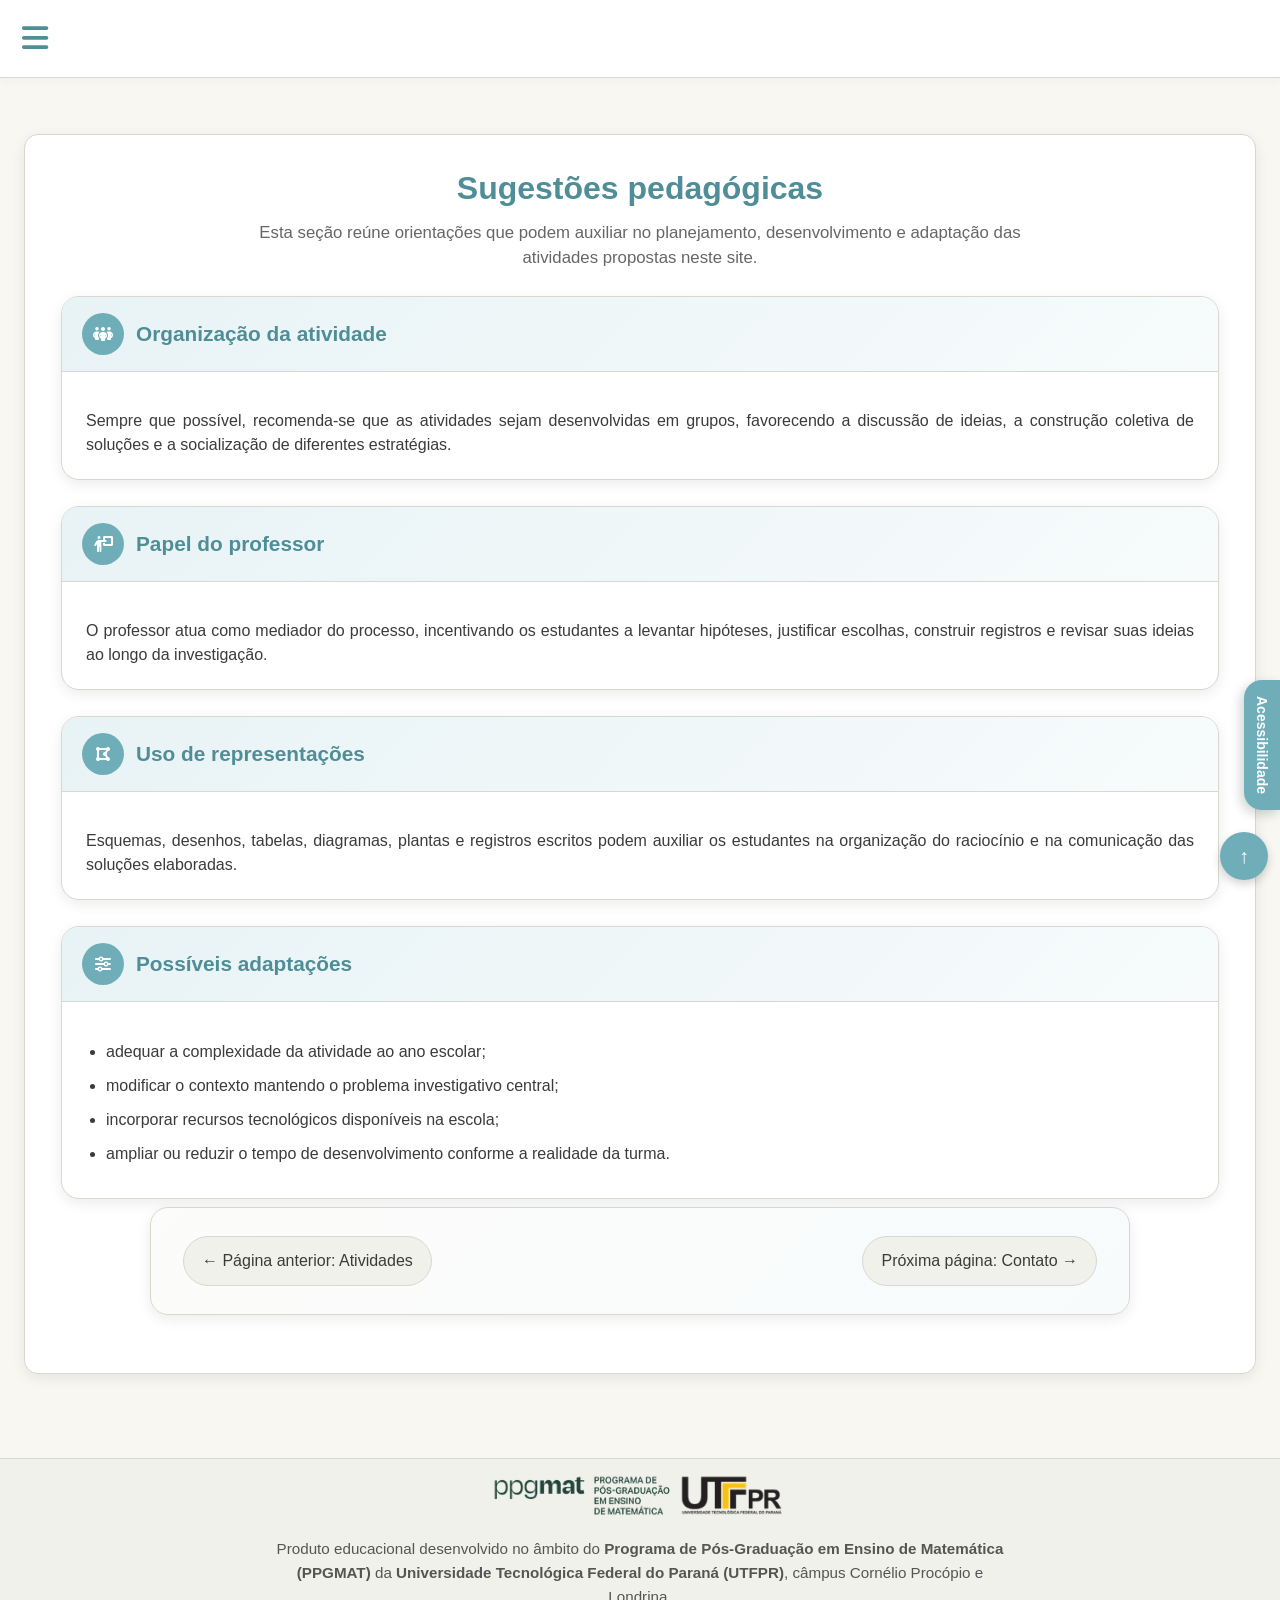
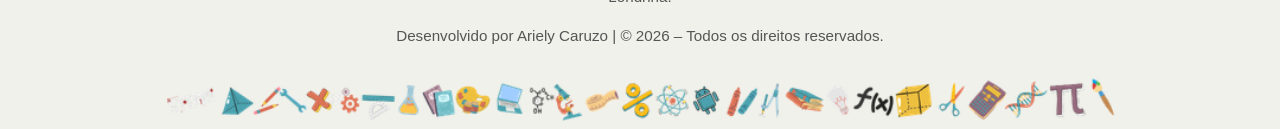
<file: sugestões.html>
<!DOCTYPE html>
<html lang="pt-BR">

<head>
   <meta charset="UTF-8">
   <meta name="viewport" content="width=device-width, initial-sacale=1.0">
   <title>Sugestões pedagógicas</title>
   <link rel="stylesheet" href="css/style.css">
   <link rel="stylesheet" href="slide/slide.css">
   <link rel="stylesheet" href="css/shortcuts.css">
   <link rel="stylesheet" href="css/acessibilidade.css">
   <link rel="icon" type="image/png" sizes="160x160" href="img/favicon.png">
   <!-- Ícones -->
   <link rel="stylesheet" href="https://cdnjs.cloudflare.com/ajax/libs/font-awesome/6.5.0/css/all.min.css">

   <script src="js/script.js" defer></script>
</head>

<body id="topo">
   
   <!--Cabeçalho fixo-->
   <header class="header">
      <button class="menu-btn" id="menuToggle" aria-label="Abrir menu">
         <i class="fas fa-bars"></i>
      </button>
   </header>

   <!-- MENU DE ACESSIBILIDADE -->
   <div class="acessibilidade">
      <button id="botao-acessibilidade" aria-expanded="false">
         Acessibilidade
      </button>

      <div id="opcoes-acessibilidade" class="escondido">
         <button id="aumentar-fonte">A+</button>
         <button id="diminuir-fonte">A-</button>
         <button id="alterna-contraste">◐</button>
      </div>
   </div>

   <!--Menu lateral-->
   <nav class="sidebar" id="sidebar">
      <ul>
         <li><a href="index.html"><i class="fas fa-home"></i> Início</a></li>
         <li><a href="sobre.html"><i class="fas fa-book"></i> Sobre o PE</a></li>
         <li><a href="teoria.html"><i class="fas fa-lightbulb"></i> Teoria</a></li>
         <li><a href="atividades.html"><i class="fas fa-cogs"></i> Atividades</a></li>
         <li><a href="sugestões.html"><i class="fas fa-chalkboard-teacher"></i> Sugestões pedagógicas</a></li>
         <li><a href="contato.html"><i class="fas fa-envelope"></i> Contato</a></li>
      </ul>
   </nav>

   <main class="content">
      <section class="main-area">

         <article class="posts">

            <div class="titulo-pagina">
               <h1>Sugestões pedagógicas</h1>
               <p>
                  Esta seção reúne orientações que podem auxiliar no planejamento, desenvolvimento
                  e adaptação das atividades propostas neste site.
               </p>
            </div>

            <section class="secao-conteudo">
               <div class="secao-topo">
                  <div class="secao-icone"><i class="fas fa-people-group"></i></div>
                  <h2 class="secao-titulo">Organização da atividade</h2>
               </div>
               <div class="secao-corpo">
                  <p>
                     Sempre que possível, recomenda-se que as atividades sejam desenvolvidas em grupos,
                     favorecendo a discussão de ideias, a construção coletiva de soluções e a socialização
                     de diferentes estratégias.
                  </p>
               </div>
            </section>

            <section class="secao-conteudo">
               <div class="secao-topo">
                  <div class="secao-icone"><i class="fas fa-person-chalkboard"></i></div>
                  <h2 class="secao-titulo">Papel do professor</h2>
               </div>
               <div class="secao-corpo">
                  <p>
                     O professor atua como mediador do processo, incentivando os estudantes a levantar hipóteses,
                     justificar escolhas, construir registros e revisar suas ideias ao longo da investigação.
                  </p>
               </div>
            </section>

            <section class="secao-conteudo">
               <div class="secao-topo">
                  <div class="secao-icone"><i class="fas fa-draw-polygon"></i></div>
                  <h2 class="secao-titulo">Uso de representações</h2>
               </div>
               <div class="secao-corpo">
                  <p>
                     Esquemas, desenhos, tabelas, diagramas, plantas e registros escritos podem auxiliar
                     os estudantes na organização do raciocínio e na comunicação das soluções elaboradas.
                  </p>
               </div>
            </section>

            <section class="secao-conteudo">
               <div class="secao-topo">
                  <div class="secao-icone"><i class="fas fa-sliders"></i></div>
                  <h2 class="secao-titulo">Possíveis adaptações</h2>
               </div>
               <div class="secao-corpo">
                  <ul class="lista-destaque">
                     <li>adequar a complexidade da atividade ao ano escolar;</li>
                     <li>modificar o contexto mantendo o problema investigativo central;</li>
                     <li>incorporar recursos tecnológicos disponíveis na escola;</li>
                     <li>ampliar ou reduzir o tempo de desenvolvimento conforme a realidade da turma.</li>
                  </ul>
               </div>
            </section>

            <div class="nav-paginas">
               <a href="atividades.html">← Página anterior: Atividades</a>
               <a href="contato.html">Próxima página: Contato →</a>
            </div>

         </article>

      </section>
   </main>

   <button id="btn-topo" onclick="voltarTopo()">↑</button>

   <footer class="footer">
      <div class="rodape-container">
         <div class="rodape-info">
            <img src="img/imagem-logo.png" alt="Logos do PPGMAT e UTFPR" class="logo-img">
            <p>
               Produto educacional desenvolvido no âmbito do <strong>Programa de Pós-Graduação em Ensino de Matemática (PPGMAT)</strong>
               da <strong>Universidade Tecnológica Federal do Paraná (UTFPR)</strong>, câmpus Cornélio Procópio e Londrina.
            </p>
            <p class="copyright">Desenvolvido por Ariely Caruzo | © 2026 – Todos os direitos reservados.</p>
         </div>
      </div>
      <img src="img/imagem-rodape.png" alt="Elementos gráficos educacionais" class="footer-img">
   </footer>

</body>
</html>
</file>
<file: css/style.css>
/* =========================
   VARIÁVEIS
========================= */
:root {
    --amarelo: #efc13e;
    --amarelo-hover: #e4b42c;
    --amarelo-suave: #f7e5a3;

    --azul: #6faeb8;
    --azul-escuro: #4f8d97;
    --azul-suave: #e8f3f5;

    --fundo: #f8f7f2;
    --fundo-secundario: #f1f1eb;
    --card: #ffffff;

    --texto: #3b3b3b;
    --texto-suave: #666666;

    --borda: #d8d8d0;
    --sombra: 0 4px 14px rgba(0, 0, 0, 0.08);

    --raio: 14px;
    --transicao: 0.25s ease;
}

/* =========================
   BASE
========================= */
* {
    box-sizing: border-box;
}

html {
    scroll-behavior: smooth;
}

body {
    margin: 0;
    font-family: Arial, Helvetica, sans-serif;
    font-size: 1rem;
    line-height: 1.5;
    text-align: justify;
    color: var(--texto);
    background-color: var(--fundo);
}

img {
    max-width: 100%;
    display: block;
}

a {
    color: var(--azul-escuro);
    transition: color var(--transicao);
}

a:hover {
    color: var(--amarelo-hover);
}

h1, h2, h3 {
    color: var(--texto);
    line-height: 1.3;
    margin-top: 0;
}

h1 {
    margin-block-start: 5px;
    margin-block-end: 30px;
    text-align: center;
    color: #4f8d97;
}

h2 {
    margin-block-start: 5px;
    margin-block-end: 15px;
}

p {
    margin-top: 15px;
    margin-bottom: 1rem;
}

/* =========================
   CABEÇALHO
========================= */
.header {
    position: fixed;
    top: 0;
    width: 100%;
    min-height: 78px;
    background-color: rgba(255, 255, 255, 0.96);
    backdrop-filter: blur(6px);
    display: flex;
    align-items: center;
    justify-content: space-between;
    padding: 0 16px;
    z-index: 2000;
    border-bottom: 1px solid var(--borda);
    box-shadow: 0 2px 10px rgba(0, 0, 0, 0.04);
}

.content {
    padding-top: 110px;
}

.slider + .content {
    padding-top: 0;
}

/* =========================
   MENU LATERAL
========================= */
.menu-btn {
    font-size: 30px;
    background: none;
    border: none;
    color: var(--azul-escuro);
    cursor: pointer;
    transition: transform var(--transicao), color var(--transicao);
}

.menu-btn:hover {
    color: var(--amarelo-hover);
    transform: scale(1.05);
}

.sidebar {
    position: fixed;
    top: 84px;
    left: -290px;
    width: 270px;
    background: var(--card);
    padding: 24px 24px 24px 0;
    z-index: 3000;
    transition: left 0.3s ease;
    border: 1px solid var(--borda);
    border-left: none;
    border-radius: 0 var(--raio) var(--raio) 0;
    box-shadow: var(--sombra);
    text-align: left;
}

.sidebar.active {
    left: 0;
}

.sidebar ul {
    padding-inline-start: 20px;
    margin: 0;
}

.sidebar ul li {
    list-style: none;
    padding: 0;
    margin-bottom: 16px;
}

.sidebar a {
    text-decoration: none;
    font-size: 17px;
    color: var(--texto);
    display: flex;
    align-items: center;
    gap: 14px;
    padding: 8px 14px;
    border-radius: 10px;
    transition: background-color var(--transicao), color var(--transicao);
}

.sidebar a:hover {
    background-color: var(--azul-suave);
    color: var(--azul-escuro);
}

.sidebar a.active {
    background-color: var(--amarelo-suave);
    color: var(--texto);
    font-weight: bold;
}

/* =========================
   CONTEÚDO PRINCIPAL
========================= */
.main-area {
    display: flex;
    gap: 24px;
    padding: 24px;
    max-width: 1400px;
    margin: 0 auto;
    align-items: flex-start;
}

.posts,
.shortcuts {
    align-self: flex-start;
}

.posts {
    flex: 3;
    background-color: var(--card);
    padding: 28px 36px;
    border: 1px solid var(--borda);
    font-size: 1rem;
    border-radius: var(--raio);
    box-shadow: var(--sombra);
    line-height: 1.5;
}

.shortcuts {
    flex: 1;
}

.posts p,
.posts li,
.posts div,
.posts span {
    font-size: 1em;
    line-height: 1.5;
}

.assinatura {
    text-align: right;
    margin-top: 12px;
    margin-bottom: 0;
    font-weight: 500;
}

.assinatura:first-of-type {
    margin-top: 25px;
}

.imagem-teoria {
    text-align: center;
    margin: 30px auto;
}

.imagem-teoria img {
    display: block;
    margin: 0 auto;
    max-width: 700px;
    width: 100%;
}

.legenda {
    font-size: 0.9rem;
    color: #555;
    margin-top: 8px;
    text-align: center;
}

/* =========================
   PÁGINA GERAL DE ATIVIDADES
========================= */
.atividades-grid {
    display: grid;
    grid-template-columns: repeat(2, 1fr);
    gap: 24px;
    margin-top: 24px;
}

.atividade-card {
    background: var(--card);
    border: 1px solid var(--borda);
    border-radius: var(--raio);
    box-shadow: var(--sombra);
    overflow: hidden;
    display: flex;
    flex-direction: column;
}

.atividade-card img {
    width: 100%;
    height: 220px;
    object-fit: cover;
}

.atividade-card h2 {
    font-size: 1.2rem;
    padding: 18px 18px 8px;
    margin: 0;
    color: var(--azul-escuro);
}

.atividade-card p {
    padding: 0 18px 18px;
    margin: 0;
    color: var(--texto-suave);
}

.btn-atividade {
    display: block;
    width: fit-content;
    margin: 0 auto 20px auto;
    padding: 10px 20px;
    border-radius: 999px;
    background-color: var(--azul);
    color: white;
    text-decoration: none;
    font-weight: 600;
    font-size: 0.95rem;
    transition: all 0.25s ease;
}

.btn-atividade:hover {
    background-color: var(--azul-escuro);
    color: white;
    transform: translateY(-2px);
    box-shadow: 0 6px 14px rgba(0, 0, 0, 0.15);
}

.texto-final-atividades {
    margin-top: 28px;
}

/* =========================
   PÁGINA DE ATIVIDADE
========================= */
.atividade-individual {
    display: flex;
    flex-direction: column;
    gap: 20px;
    margin: 0 auto;
}

.atividade-apresentacao {
    width: 100%;
    max-width: 980px;
    margin: 0 auto;
    background: var(--card);
    border: 1px solid var(--borda);
    border-radius: 18px;
    box-shadow: var(--sombra);
    overflow: hidden;
}

.atividade-titulo {
    padding: 28px 32px 18px;
}

.atividade-titulo h1 {
    margin: 0 0 12px;
    text-align: center;
    color: var(--azul-escuro);
    font-size: 2rem;
    line-height: 1.2;
}

.atividade-chamada {
    width: 100%;
    max-width: none;
    margin: 8px 0 16px;
    text-align: left;
    color: var(--texto-suave);
    font-size: 1.05rem;
    line-height: 1.6;
}

.atividade-capa {
    width: 100%;
    height: 320px;
    object-fit: cover;
    object-position: center;
    display: block;
}

/* =========================
   BLOCOS
========================= */

.bloco-destaque,
.atividade-info,
.downloads-atividade,
.bloco-texto,
.galeria-atividade,
.sugestao-leitura,
.nav-paginas {
    width: 100%;
    max-width: 980px;
    margin: 30px auto;
    padding: 28px 32px;
    background: linear-gradient(135deg, #fcfcfa, #f7fbfc);
    border: 1px solid var(--borda);
    border-radius: 18px;
    box-shadow: var(--sombra);
    line-height: 1.7;
}

.bloco-destaque {
    background: linear-gradient(135deg, var(--azul-suave), #f7fbfc);
    border-left: 6px solid var(--azul);
}

.bloco-destaque h2,
.atividade-info h2,
.downloads-atividade h2,
.bloco-texto h2,
.galeria-atividade h2 {
    margin-bottom: 14px;
    color: var(--azul-escuro);
    font-size: 1.35rem;
}
.bloco-texto p {
    margin-bottom: 16px;
    text-align: justify;
}

.bloco-texto p:last-child {
    margin-bottom: 0;
}

.atividade-individual h2 {
    scroll-margin-top: 110px;
}

/* =========================
   INFORMAÇÕES
========================= */

.atividade-info {
    background: #fcfcfa;
}

.info-grid {
    display: grid;
    grid-template-columns: 1fr 1fr;
    gap: 14px 20px;
    margin-top: 12px;
}

.info-grid div {
    background: var(--fundo-secundario);
    padding: 14px 16px;
    border-radius: 12px;
    border: 1px solid var(--borda);
    color: var(--texto);
    line-height: 1.5;
}

/* =========================
   DOWNLOADS
========================= */

.downloads-botoes {
    display: flex;
    flex-wrap: wrap;
    gap: 16px;
    justify-content: center;
    margin-top: 14px;
}

.btn-download {
    display: inline-block;
    padding: 12px 22px;
    border-radius: 999px;
    background-color: var(--azul);
    color: #ffffff;
    text-decoration: none;
    font-weight: 600;
    justify-content: center;
    text-align: center;
    transition: all 0.25s ease;
    box-shadow: 0 4px 10px rgba(0, 0, 0, 0.08);
}

.btn-download:hover {
    background-color: var(--azul-escuro);
    color: #ffffff;
    transform: translateY(-2px);
    box-shadow: 0 6px 14px rgba(0, 0, 0, 0.15);
}

/* =========================
   LEITURA COMPLEMENTAR
========================= */

.sugestao-leitura .leitura-box {
    margin-top: 18px;
    background: linear-gradient(135deg, #fcfcfa, #f7fbfc);
    border: 1px solid var(--borda);
    border-radius: 16px;
    padding: 20px;
    box-shadow: var(--sombra);
}

.sugestao-leitura .leitura-box h3 {
    margin-top: 0;
    margin-bottom: 10px;
    color: var(--azul-escuro);
    font-size: 1.15rem;
    line-height: 1.4;
}

.sugestao-leitura .leitura-box p {
    margin-bottom: 16px;
    color: var(--texto-suave);
}

/* =========================
   GALERIA DESLIZANTE
========================= */

.galeria-slider {
    position: relative;
    display: flex;
    align-items: center;
    gap: 14px;
    margin-top: 16px;
}

.galeria-track {
    display: flex;
    gap: 16px;
    overflow-x: auto;
    scroll-behavior: smooth;
    padding: 4px 2px 10px;
    width: 100%;
    scrollbar-width: thin;
    scrollbar-color: var(--azul) var(--fundo-secundario);
}

.galeria-track::-webkit-scrollbar {
    height: 10px;
}

.galeria-track::-webkit-scrollbar-track {
    background: var(--fundo-secundario);
    border-radius: 999px;
}

.galeria-track::-webkit-scrollbar-thumb {
    background: var(--azul);
    border-radius: 999px;
}

.galeria-track img {
    flex: 0 0 auto;
    width: 320px;
    height: 220px;
    object-fit: cover;
    border-radius: 16px;
    border: 1px solid var(--borda);
    box-shadow: 0 4px 12px rgba(0, 0, 0, 0.08);
    background: #ffffff;
}

.galeria-btn {
    width: 42px;
    height: 42px;
    border: 1px solid var(--borda);
    border-radius: 50%;
    background: #ffffff;
    color: var(--azul-escuro);
    box-shadow: 0 4px 10px rgba(0, 0, 0, 0.08);
    cursor: pointer;
    display: flex;
    align-items: center;
    justify-content: center;
    transition: all 0.25s ease;
    flex-shrink: 0;
}

.galeria-btn:hover {
    background: var(--azul-suave);
    transform: translateY(-2px);
}

.legenda-galeria {
    margin-top: 14px;
    margin-bottom: 0;
    color: var(--texto-suave);
    font-size: 0.95rem;
    text-align: center;
    line-height: 1.5;
}

.sugestao-leitura .btn-download {
    display: block;
    width: fit-content;
    margin: 20px auto 0 auto;
}

/* =========================
   NAVEGAÇÃO FINAL
========================= */

.nav-paginas {
    display: flex;
    justify-content: space-between;
    gap: 16px;
    flex-wrap: wrap;
    margin-top: 8px;
}

.nav-paginas a {
    display: inline-flex;
    align-items: center;
    justify-content: center;
    gap: 8px;
    text-decoration: none;
    background: var(--fundo-secundario);
    border: 1px solid var(--borda);
    border-radius: 999px;
    padding: 12px 18px;
    color: var(--texto);
    font-weight: 500;
    transition: all 0.25s ease;
}

.nav-paginas a:hover {
    background: var(--azul-suave);
    color: var(--azul-escuro);
    transform: translateY(-2px);
}

/* =========================
   RESPONSIVIDADE
========================= */

@media (max-width: 900px) {
    .titulo-pagina-atividade h1 {
        font-size: 1.75rem;
    }

    .subtitulo-atividade {
        font-size: 1rem;
    }

    .info-grid {
        grid-template-columns: 1fr;
    }

    .galeria-track img {
        width: 280px;
        height: 200px;
    }

    .atividade-capa {
        max-height: 320px;
    }
}

@media (max-width: 768px) {
    .titulo-pagina-atividade,
    .atividade-capa,
    .bloco-destaque,
    .atividade-info,
    .downloads-atividade,
    .bloco-texto,
    .galeria-atividade,
    .sugestao-leitura,
    .nav-paginas {
        max-width: 100%;
    }

    .bloco-destaque,
    .atividade-info,
    .downloads-atividade,
    .bloco-texto,
    .galeria-atividade,
    .sugestao-leitura,
    .nav-paginas {
        padding: 20px;
    }

    .atividade-capa {
        height: 240px;
    }
    .galeria-slider {
        gap: 10px;
    }

    .galeria-btn {
        width: 38px;
        height: 38px;
    }

    .galeria-track img {
        width: 240px;
        height: 180px;
    }

    .sugestao-leitura .leitura-box {
        padding: 18px;
    }

    .nav-paginas {
        flex-direction: column;
    }

    .nav-paginas a,
    .btn-download {
        width: 100%;
    }
}

@media (max-width: 768px) {
    .bloco-texto,
    .bloco-destaque,
    .atividade-info,
    .downloads-atividade,
    .galeria-atividade,
    .nav-paginas,
    .sugestao-leitura,
    .atividade-capa,
    .titulo-pagina-atividade {
        width: 100%;
    }
}

@media (max-width: 480px) {
    .titulo-pagina-atividade h1 {
        font-size: 1.4rem;
    }

    .subtitulo-atividade {
        font-size: 0.95rem;
    }

    .galeria-track img {
        width: 210px;
        height: 160px;
    }

    .legenda-galeria {
        font-size: 0.92rem;
    }
}

/* =====================
   RODAPÉ
===================== */
.footer {
    margin-top: 60px;
    background: #f1f1eb;
    border-top: 1px solid #d8d8d0;
}

.rodape-container {
    max-width: 1200px;
    margin: 0 auto;
    padding: 15px 20px;
}

.rodape-info {
    text-align: center;
    max-width: 750px;
    margin: 0 auto;
}

.logo-img {
    max-width: 320px;
    display: block;
    margin: 0 auto 20px auto;
}

.rodape-info p {
    color: #555;
    font-size: 0.95rem;
    line-height: 1.6;
    margin-bottom: 6px;
    text-align: center;
}

.copyright {
    font-size: 0.85rem;
    color: #777;
}

.footer-img {
    width: 100%;
    display: block;
}

/* BOTÃO VOLTAR AO TOPO */
#btn-topo {
    position: fixed;
    right: 12px;
    bottom: 20px;
    width: 48px;
    height: 48px;
    background-color: #6faeb8;
    color: #ffffff;
    border: none;
    border-radius: 50%;
    font-size: 20px;
    cursor: pointer;
    display: flex;
    align-items: center;
    justify-content: center;
    box-shadow: 0 4px 10px rgba(0,0,0,0.18);
    transition: all 0.25s ease;
    z-index: 9998;
}

#btn-topo:hover {
    background-color: #4f8d97;
    transform: translateY(-2px);
}

/* =========================
   PADRÃO VISUAL DAS PÁGINAS INTERNAS
========================= */
.titulo-pagina {
    text-align: center;
    margin-bottom: 26px;
}

.titulo-pagina h1 {
    font-size: 2rem;
    color: var(--azul-escuro);
    margin-bottom: 10px;
}

.titulo-pagina p {
    max-width: 820px;
    margin: 0 auto;
    color: var(--texto-suave);
    text-align: center;
    font-size: 1.05rem;
}

.secao-conteudo {
    margin-top: 26px;
    background: var(--card);
    border: 1px solid var(--borda);
    border-radius: 18px;
    box-shadow: var(--sombra);
    overflow: hidden;
}

.secao-topo {
    display: flex;
    align-items: center;
    gap: 12px;
    background: linear-gradient(135deg, var(--azul-suave), #f7fbfc);
    padding: 16px 20px;
    border-bottom: 1px solid var(--borda);
}

.secao-icone {
    width: 42px;
    height: 42px;
    border-radius: 50%;
    background: var(--azul);
    color: #ffffff;
    display: flex;
    align-items: center;
    justify-content: center;
    font-size: 1rem;
    flex-shrink: 0;
}

.secao-titulo {
    margin: 0;
    color: var(--azul-escuro);
    font-size: 1.3rem;
}

.secao-corpo {
    padding: 22px 24px;
}

.secao-corpo p:last-child,
.secao-corpo ul:last-child,
.secao-corpo ol:last-child {
    margin-bottom: 0;
}

.lista-destaque {
    padding-left: 20px;
}

.lista-destaque li {
    margin-bottom: 10px;
}

.caixa-info {
    background: var(--fundo-secundario);
    border: 1px solid var(--borda);
    border-radius: 14px;
    padding: 16px 18px;
    margin-top: 18px;
}

.caixa-info p:last-child {
    margin-bottom: 0;
}

.bloco-links {
    display: flex;
    flex-wrap: wrap;
    gap: 14px;
    margin-top: 18px;
}

.link-botao {
    display: inline-block;
    padding: 10px 18px;
    border-radius: 999px;
    background-color: var(--azul);
    color: #ffffff;
    text-decoration: none;
    font-weight: 600;
    transition: all 0.25s ease;
}

.link-botao:hover {
    background-color: var(--azul-escuro);
    color: #ffffff;
    transform: translateY(-2px);
}

.card-contato {
    background: var(--fundo-secundario);
    border: 1px solid var(--borda);
    border-radius: 16px;
    padding: 20px;
    margin-top: 18px;
}

.card-contato p {
    margin-bottom: 10px;
}

.card-contato p:last-child {
    margin-bottom: 0;
}

/* =========================
   PÁGINA CONTATO
========================= */

.main-area.contato-page {
    display: flex;
    justify-content: center;
    padding: 24px;
    max-width: 1200px;
    margin: 0 auto;
}

.contato-page .posts {
    width: 100%;
    max-width: 1000px;
}

.texto-introdutorio-contato {
    text-align: justify;
}

.contato-autoras {
    display: flex;
    gap: 28px;
    flex-wrap: wrap;
    justify-content: center;
    margin-top: 28px;
}

.autora-card {
    flex: 1 1 420px;
    max-width: 460px;
    background: var(--fundo-secundario);
    border: 1px solid var(--borda);
    border-radius: 18px;
    padding: 24px;
    box-shadow: var(--sombra);
}

.autora-topo {
    display: flex;
    gap: 20px;
    align-items: flex-start;
    flex-wrap: wrap;
}

.foto-autora {
    width: 150px;
    height: 150px;
    object-fit: cover;
    border-radius: 50%;
    border: 6px solid var(--azul);
    flex-shrink: 0;
}

.autora-info {
    flex: 1;
    min-width: 220px;
}

.autora-info h3 {
    margin-top: 0;
    margin-bottom: 10px;
    color: var(--azul-escuro);
    font-size: 1.25rem;
}

.autora-info p {
    margin-bottom: 12px;
    text-align: justify;
}

.lista-links-contato {
    margin-top: 14px;
}

.item-link-contato {
    display: flex;
    align-items: center;
    gap: 10px;
    margin-bottom: 10px;
}

.item-link-contato img {
    width: 18px;
    height: 18px;
}

.email-autora {
    margin-top: 12px;
}

/* =========================
   FORMULÁRIO DE CONTATO
========================= */
.bloco-formulario {
    margin-top: 34px;
}

.bloco-formulario p {
    text-align: justify;
}

.form-contato {
    margin-top: 22px;
    display: flex;
    flex-direction: column;
    gap: 18px;
    background: linear-gradient(135deg, #fcfcfa, #f7fbfc);
    border: 1px solid var(--borda);
    border-radius: 18px;
    padding: 26px;
    box-shadow: var(--sombra);
}

.form-grupo {
    display: flex;
    flex-direction: column;
    gap: 8px;
}

.form-contato label {
    font-weight: 600;
    color: var(--azul-escuro);
    font-size: 0.98rem;
}

.form-contato input,
.form-contato textarea {
    width: 100%;
    padding: 14px 16px;
    border: 1px solid var(--borda);
    border-radius: 14px;
    font-size: 1rem;
    font-family: Arial, Helvetica, sans-serif;
    color: var(--texto);
    background-color: #ffffff;
    transition: border-color 0.25s ease, box-shadow 0.25s ease, background-color 0.25s ease;
}

.form-contato input::placeholder,
.form-contato textarea::placeholder {
    color: #8a8a8a;
}

.form-contato input:focus,
.form-contato textarea:focus {
    outline: none;
    border-color: var(--azul);
    box-shadow: 0 0 0 4px rgba(111, 174, 184, 0.18);
    background-color: #fcffff;
}

.form-contato textarea {
    min-height: 170px;
    resize: vertical;
    line-height: 1.6;
}

.btn-enviar-mensagem {
    align-self: flex-start;
    display: inline-flex;
    align-items: center;
    justify-content: center;
    gap: 8px;
    padding: 12px 24px;
    border: none;
    border-radius: 999px;
    background: linear-gradient(135deg, var(--azul), var(--azul-escuro));
    color: #ffffff;
    font-weight: 600;
    font-size: 0.98rem;
    cursor: pointer;
    box-shadow: 0 4px 10px rgba(0, 0, 0, 0.10);
    transition: transform 0.25s ease, box-shadow 0.25s ease, opacity 0.25s ease;
}

.btn-enviar-mensagem:hover {
    transform: translateY(-2px);
    box-shadow: 0 8px 18px rgba(0, 0, 0, 0.14);
}

.btn-enviar-mensagem:active {
    transform: translateY(0);
}

.form-observacao {
    margin-top: -4px;
    font-size: 0.92rem;
    color: var(--texto-suave);
}

/* =========================
   BOTÃO VOLTAR AO INÍCIO
========================= */
.voltar-inicio-container {
    display: flex;
    justify-content: center;
    margin: 50px 0 20px 0;
}

.btn-voltar-inicio {
    display: inline-block;
    padding: 12px 26px;
    border-radius: 999px;
    background: linear-gradient(135deg, var(--azul), var(--azul-escuro));
    color: #ffffff;
    text-decoration: none;
    font-weight: 600;
    font-size: 0.95rem;
    box-shadow: 0 4px 12px rgba(0,0,0,0.10);
    transition: all 0.25s ease;
}

.btn-voltar-inicio:hover {
    transform: translateY(-2px);
    box-shadow: 0 8px 18px rgba(0,0,0,0.14);
    color: #ffffff;
}

/* =========================
   COMPARTILHAMENTO (HOME)
========================= */
.compartilhar-home {
    max-width: 1200px;
    margin: 50px auto 50px auto;
    background: var(--card);
    border: 1px solid var(--borda);
    border-radius: 22px;
    box-shadow: var(--sombra);
    overflow: hidden;
}

.compartilhar-home .secao-topo {
    background: linear-gradient(135deg, var(--azul-suave), #f7fbfc);
    border-bottom: 1px solid var(--borda);
    padding: 18px 24px;
}

.compartilhar-home .secao-corpo {
    text-align: center;
    padding: 30px 24px 32px;
}

.compartilhar-home .secao-corpo > p {
    max-width: 760px;
    margin: 0 auto;
    color: var(--texto-suave);
    font-size: 1rem;
    line-height: 1.6;
}

.botoes-compartilhar {
    display: flex;
    flex-wrap: wrap;
    gap: 16px;
    margin-top: 24px;
    justify-content: center;
}

.btn-compartilhar {
    display: inline-flex;
    align-items: center;
    justify-content: center;
    gap: 10px;
    padding: 12px 22px;
    border-radius: 999px;
    border: 1px solid var(--borda);
    text-decoration: none;
    font-weight: 600;
    font-size: 0.95rem;
    cursor: pointer;
    transition: all 0.25s ease;
    box-shadow: 0 4px 12px rgba(0, 0, 0, 0.10);
    background: #ffffff;
    color: var(--texto);
}

.btn-compartilhar:hover {
    transform: translateY(-2px) scale(1.02);
    box-shadow: 0 8px 18px rgba(0, 0, 0, 0.14);
}

.icone-social {
    display: inline-flex;
    align-items: center;
    justify-content: center;
}

.icone-social img,
.btn-compartilhar img {
    width: 18px;
    height: 18px;
    object-fit: contain;
    display: block;
}

.mensagem-copiado {
    text-align: center;
    margin-top: 14px;
    font-size: 0.92rem;
    color: var(--texto-suave);
    min-height: 20px;
}

.area-qrcode {
    margin-top: 30px;
    padding: 24px;
    background: linear-gradient(135deg, #fcfcfa, #f7fbfc);
    border: 1px solid var(--borda);
    border-radius: 18px;
    text-align: center;
}

.area-qrcode h3 {
    margin-bottom: 10px;
    color: var(--azul-escuro);
    font-size: 1.15rem;
}

.area-qrcode p {
    max-width: 620px;
    margin: 0 auto 18px auto;
    color: var(--texto-suave);
    text-align: center;
}

.qrcode-box {
    display: flex;
    justify-content: center;
    align-items: center;
}

.qrcode-box img {
    width: 180px;
    height: 180px;
    padding: 12px;
    background: #ffffff;
    border: 1px solid var(--borda);
    border-radius: 16px;
    box-shadow: 0 4px 12px rgba(0, 0, 0, 0.08);
}

/* =========================
   RESPONSIVIDADE GLOBAL
========================= */
@media (max-width: 1024px) {
    .main-area {
        gap: 20px;
        padding: 20px;
    }

    .posts {
        padding: 24px;
    }
}

@media (max-width: 900px) {
    .main-area {
        flex-direction: column;
    }

    .posts,
    .shortcuts {
        width: 100%;
    }

    .shortcuts {
        order: 2;
    }

    .atividades-grid {
        grid-template-columns: 1fr;
    }
}

@media (max-width: 768px) {
    body {
        font-size: 17px;
    }

    .header {
        min-height: 72px;
        padding: 0 12px;
    }

    .content {
        padding-top: 96px;
    }

    .main-area {
        padding: 16px;
    }

    .posts {
        padding: 20px;
    }

    .sidebar {
        top: 78px;
        width: 250px;
        left: -270px;
    }

    #botao-acessibilidade {
        padding: 10px 14px;
        font-size: 14px;
    }

    #opcoes-acessibilidade button {
        padding: 9px 10px;
        font-size: 14px;
    }

    #btn-topo {
        right: 95px;
        bottom: 95px;
        width: 42px;
        height: 42px;
        font-size: 18px;
    }

    .acessibilidade {
        bottom: 60px;
    }

    .titulo-pagina h1 {
        font-size: 1.7rem;
    }

    .titulo-pagina p {
        font-size: 1rem;
    }

    .secao-topo {
        padding: 14px 16px;
    }

    .secao-corpo {
        padding: 18px;
    }

    .autora-topo {
        flex-direction: column;
        align-items: center;
        text-align: center;
    }

    .autora-info {
        width: 100%;
    }

    .form-contato {
        padding: 20px;
    }

    .btn-enviar-mensagem {
        width: 100%;
        align-self: stretch;
    }

    .compartilhar-home {
        margin: 30px 16px 35px 16px;
        border-radius: 18px;
    }

    .compartilhar-home .secao-corpo {
        padding: 22px 18px 24px;
    }

    .botoes-compartilhar {
        flex-direction: column;
        align-items: stretch;
    }

    .btn-compartilhar {
        width: 100%;
        justify-content: center;
    }

    .qrcode-box img {
        width: 160px;
        height: 160px;
    }
}

@media (max-width: 480px) {
    body {
        font-size: 16px;
    }

    .main-area {
        padding: 12px;
        gap: 16px;
    }

    .posts,
    .shortcut-box {
        padding: 16px;
    }

    .sidebar {
        width: 230px;
    }

    .shortcut-title {
        font-size: 15px;
    }
}
</file>
<file: css/acessibilidade.css>
/* =========================
   BOTÃO DE ACESSIBILIDADE
========================= */

.acessibilidade {
    position: fixed;
    right: 0;
    bottom: 90px; /* deixa espaço para o botão de topo */
    z-index: 9999;
}

/* botão fechado */
#botao-acessibilidade {
    background-color: #6faeb8;
    color: #ffffff;
    border: none;
    padding: 16px 10px;
    font-size: 14px;
    font-weight: 600;
    cursor: pointer;
    box-shadow: -3px 4px 12px rgba(0,0,0,0.18);

    writing-mode: vertical-lr; /* texto vertical lendo para a direita */
    transform: none;

    border-top-left-radius: 18px;
    border-bottom-left-radius: 18px;
    border-top-right-radius: 0;
    border-bottom-right-radius: 0;

    transition: background-color 0.25s ease, box-shadow 0.25s ease;
}

/* hover sem girar */
#botao-acessibilidade:hover {
    background-color: #4f8d97;
}

/* botão aberto */
#botao-acessibilidade.aberto {
    writing-mode: horizontal-tb;
    transform: none;
    border-radius: 16px 0 0 0;
    width: 120px;
    text-align: center;
}

/* caixa aberta maior e alinhada */
#opcoes-acessibilidade {
    margin-top: 0;
    background: #ffffff;
    border: 1px solid #d8d8d0;
    border-radius: 0 0 0 18px;
    padding: 10px 10px;
    display: flex;
    flex-direction: column;
    gap: 10px;
    width: 120px;
    box-shadow: -3px 4px 12px rgba(0,0,0,0.14);
}

#opcoes-acessibilidade button {
    background: #f1f1eb;
    border: none;
    border-radius: 12px;
    padding: 14px 10px;
    font-size: 22px;
    cursor: pointer;
    transition: background-color 0.2s ease;
}

#opcoes-acessibilidade button:hover {
    background: #e8f3f5;
}

.escondido {
    display: none !important;
}

/* =========================
   ALTO CONTRASTE
========================= */

body.alto-contraste {
    background: #000 !important;
    color: #fff !important;
}

body.alto-contraste .header,
body.alto-contraste .sidebar,
body.alto-contraste .posts,
body.alto-contraste .shortcut-box,
body.alto-contraste .footer,
body.alto-contraste .bloco-destaque,
body.alto-contraste .atividade-info,
body.alto-contraste .downloads-atividade,
body.alto-contraste .bloco-texto,
body.alto-contraste .galeria-atividade {
    background: #000 !important;
    color: #fff !important;
    border-color: #fff !important;
}

body.alto-contraste a {
    color: #ffff00 !important;
}

body.alto-contraste .shortcut-title,
body.alto-contraste .btn-atividade,
body.alto-contraste .btn-download,
body.alto-contraste #botao-acessibilidade,
body.alto-contraste #opcoes-acessibilidade button {
    background: #ffff00 !important;
    color: #000 !important;
}

/* =========================
   RESPONSIVO
========================= */

@media (max-width: 768px) {
    .acessibilidade {
        right: 14px;
        bottom: 75px;
    }

    #botao-acessibilidade {
        font-size: 13px;
        padding: 12px 10px;
    }
}
</file>
<file: css/atividade.css>
/* =====================================================
   ATIVIDADES – ESTILO ESPECÍFICO
===================================================== */


/* =====================================================
   CONFIGURAÇÃO GERAL
===================================================== */

.atividade-individual,
.posts.atividade-individual {
    width: 100%;
    max-width: none !important;
    min-width: 0;

    display: flex;
    flex-direction: column;

    gap: 0;

    box-sizing: border-box;
}

.atividade-individual *,
.atividade-individual *::before,
.atividade-individual *::after {
    box-sizing: border-box;
}

.atividade-individual h1,
.atividade-individual h2,
.atividade-individual h3,
.atividade-individual p {
    max-width: none;
}

.atividade-individual h1 {
    margin: 0;

    color: var(--azul-escuro);

    font-size: clamp(2rem, 3vw, 2.55rem);
    font-weight: 700;
    line-height: 1.2;
}

.atividade-individual h2 {
    margin: 0;

    color: var(--azul-escuro);

    font-size: clamp(1.35rem, 2vw, 1.6rem);
    line-height: 1.3;

    scroll-margin-top: 110px;
}

.atividade-individual h3 {
    margin: 0;

    color: var(--azul-escuro);
}

.atividade-individual p {
    color: var(--texto);
}


/* =====================================================
   APRESENTAÇÃO DA ATIVIDADE
===================================================== */

.atividade-apresentacao {
    width: 100%;
    max-width: none;

    margin: 0 0 42px;
    padding: 0;
}

.atividade-titulo {
    width: 100%;

    margin: 0 0 24px;
    padding: 0;

    text-align: center;
}

.atividade-titulo h1 {
    margin-bottom: 12px;
}

.atividade-chamada {
    width: 100%;
    max-width: 980px;

    margin: 0 auto;

    color: var(--texto-suave);

    font-size: 1.05rem;
    font-weight: 500;
    line-height: 1.65;

    text-align: center;
}

.atividade-imagem {
    width: 100%;
    max-width: none;

    overflow: hidden;

    border: 1px solid var(--borda);
    border-radius: 18px;

    background: var(--azul-suave);

    box-shadow: var(--sombra);
}

.atividade-capa {
    display: block;

    width: 100%;
    max-width: 100%;
    height: auto;

    aspect-ratio: 16 / 7;

    margin: 0;
    padding: 0;

    object-fit: cover;
    object-position: center;
}


/* =====================================================
   ESTRUTURA GERAL DAS SEÇÕES
===================================================== */

.atividade-individual .secao-atividade,
.atividade-individual .galeria-atividade {
    width: 100%;
    max-width: none;

    margin: 0 0 42px;
    padding: 0;

    background: transparent;

    border: none;
    border-radius: 0;

    box-shadow: none;
}

.atividade-individual .secao-cabecalho {
    width: 100%;

    margin: 0 0 18px;
    padding: 0;
}

.atividade-individual .secao-cabecalho h2 {
    margin: 0;
}


/* =====================================================
   CONTEXTUALIZAÇÃO
===================================================== */

.contextualizacao {
    margin-bottom: 42px !important;
    padding: 0 !important;

    background: transparent !important;
    border: none !important;
    box-shadow: none !important;
}

.contextualizacao .secao-cabecalho {
    margin-bottom: 20px;
    padding-bottom: 13px;

    border-bottom: 1px solid var(--borda);
}

.contextualizacao .secao-conteudo {
    width: 100%;

    margin: 0;
    padding: 0;

    background: transparent !important;
    border: none !important;
    box-shadow: none !important;
}

.contextualizacao .secao-conteudo p {
    margin: 0 0 16px;

    color: var(--texto);

    font-size: 1rem;
    line-height: 1.75;
}

.contextualizacao .secao-conteudo p:last-child {
    margin-bottom: 0;
}


/* =====================================================
   PROBLEMA
===================================================== */

.atividade-individual .secao-problema {
    width: 100%;

    margin: 0 0 42px;
    padding: 28px 30px;

    background: var(--azul-suave);

    border: 1px solid var(--borda);
    border-left: 5px solid var(--azul);
    border-radius: 16px;

    box-shadow: none;
}

.problema-conteudo {
    width: 100%;
}

.problema-conteudo h2 {
    margin: 0 0 12px;
}

.problema-conteudo p {
    margin: 0;

    color: var(--texto);

    font-size: 1rem;
    line-height: 1.75;
}


/* =====================================================
   INFORMAÇÕES DA ATIVIDADE
===================================================== */

.atividade-individual .atividade-informacoes {
    width: 100%;

    margin: 0 0 42px;
    padding: 28px !important;

    background: var(--azul-suave) !important;

    border: 1px solid var(--borda) !important;
    border-radius: 18px !important;

    box-shadow: none !important;
}

.atividade-informacoes .secao-cabecalho {
    margin-bottom: 22px;
}

.atividade-informacoes .info-grid {
    display: grid;

    grid-template-columns: repeat(2, minmax(0, 1fr));

    gap: 16px;

    width: 100%;

    margin: 0;
    padding: 0;
}

.atividade-informacoes .info-card {
    min-width: 0;

    margin: 0;
    padding: 20px !important;

    background: #ffffff !important;

    border: 1px solid var(--borda) !important;
    border-radius: 14px !important;

    box-shadow: none !important;
}

.atividade-informacoes .info-card h3 {
    margin: 0 0 8px !important;
    padding: 0 !important;

    color: var(--azul-escuro) !important;

    font-size: 1rem;
    line-height: 1.35;
}

.atividade-informacoes .info-card p {
    margin: 0 !important;
    padding: 0 !important;

    color: #333333 !important;

    font-size: 0.96rem;
    line-height: 1.65;
}

.atividade-informacoes .info-card-amplo {
    grid-column: 1 / -1;
}


/* =====================================================
   MATERIAIS PARA DOWNLOAD
===================================================== */

.atividade-individual .downloads-atividade {
    width: 100%;
    max-width: none;

    margin: 0 0 42px;
    padding: 28px !important;

    background: var(--azul-suave) !important;

    border: 1px solid var(--borda) !important;
    border-radius: 18px !important;

    box-shadow: none !important;
}

.downloads-texto {
    width: 100%;

    margin: 0 0 22px;
}

.downloads-texto h2 {
    margin: 0 0 8px;

    color: var(--azul-escuro);
}

.downloads-texto p {
    margin: 0;

    color: var(--texto);

    line-height: 1.65;
}

.downloads-botoes {
    display: grid;

    grid-template-columns: repeat(2, minmax(0, 1fr));

    gap: 16px;

    width: 100%;
}

.atividade-individual .btn-download {
    display: flex;
    align-items: center;

    gap: 14px;

    width: 100%;
    min-height: 92px;

    margin: 0 !important;
    padding: 18px 22px !important;

    background: var(--azul) !important;
    color: #ffffff !important;

    text-decoration: none;

    border: 1px solid var(--azul) !important;
    border-radius: 14px;

    transition:
        transform 0.2s ease,
        box-shadow 0.2s ease,
        background 0.2s ease;
}

.atividade-individual .btn-download i {
    flex: 0 0 auto;

    font-size: 1.5rem;
}

.atividade-individual .btn-download:hover {
    transform: translateY(-2px);

    background: var(--azul-escuro) !important;

    box-shadow: var(--sombra);
}

.btn-download span {
    display: flex;
    flex-direction: column;

    gap: 5px;
}

.btn-download strong,
.btn-download small {
    color: #ffffff !important;
}

.btn-download strong {
    margin: 0;

    font-size: 1rem;
    line-height: 1.35;
}

.btn-download small {
    font-size: 0.86rem;
    line-height: 1.45;
}


/* =====================================================
   POSSIBILIDADES DE ENCAMINHAMENTO
===================================================== */

.encaminhamentos .texto-introducao {
    width: 100%;
    max-width: none;

    margin: 0 0 18px;

    color: var(--texto);

    line-height: 1.7;
}

.lista-encaminhamentos {
    width: 100%;

    margin: 0;
    padding-left: 24px;
}

.lista-encaminhamentos li {
    margin: 0 0 14px;

    color: var(--texto);

    line-height: 1.7;
}

.lista-encaminhamentos li:last-child {
    margin-bottom: 0;
}

.lista-encaminhamentos strong {
    color: var(--azul-escuro);
}


/* =====================================================
   DICAS PARA APLICAÇÃO
===================================================== */

.atividade-individual .dicas-aplicacao {
    width: 100%;

    margin-bottom: 42px;
    padding: 0 !important;

    background: transparent !important;

    border: none !important;
    border-radius: 0 !important;

    box-shadow: none !important;
}

.dicas-aplicacao .secao-cabecalho {
    margin-bottom: 18px;
}

.lista-dicas {
    width: 100%;

    margin: 0;
    padding-left: 24px;
}

.lista-dicas li {
    margin: 0 0 14px;

    color: var(--texto);

    line-height: 1.7;
}

.lista-dicas li:last-child {
    margin-bottom: 0;
}


/* =====================================================
   PERGUNTAS ORIENTADORAS
===================================================== */

.perguntas-box {
    width: 100%;

    margin: 24px 0 0;
    padding: 22px;

    background: var(--azul-suave);

    border: 1px solid var(--borda);
    border-left: 4px solid var(--azul);
    border-radius: 14px;

    box-shadow: none;
}

.perguntas-box h3 {
    margin: 0 0 14px;

    color: var(--azul-escuro);

    font-size: 1rem;
    line-height: 1.4;
}

.perguntas-box ul {
    margin: 0;
    padding-left: 22px;
}

.perguntas-box li {
    margin-bottom: 10px;

    color: var(--texto);

    line-height: 1.6;
}

.perguntas-box li:last-child {
    margin-bottom: 0;
}


/* =====================================================
   DICAS PARA ADAPTAÇÃO
===================================================== */

.adaptacoes-lista {
    display: grid;

    grid-template-columns: repeat(2, minmax(0, 1fr));

    gap: 16px;

    width: 100%;
}

.adaptacoes-lista article {
    min-width: 0;

    margin: 0;
    padding: 22px;

    background: transparent;

    border: 1px solid var(--borda);
    border-left: 4px solid var(--azul);
    border-radius: 0 14px 14px 0;

    box-shadow: none;
}

.adaptacoes-lista h3 {
    margin: 0 0 9px;

    color: var(--azul-escuro);

    font-size: 1rem;
    line-height: 1.4;
}

.adaptacoes-lista p {
    margin: 0;

    color: var(--texto);

    line-height: 1.65;
}


/* =====================================================
   REGISTROS DA ATIVIDADE
===================================================== */

.galeria-atividade .secao-cabecalho {
    margin-bottom: 20px;
}

.galeria-grid {
    display: grid;

    grid-template-columns: repeat(3, minmax(0, 1fr));

    gap: 16px;

    width: 100%;
}

.galeria-grid img {
    display: block;

    width: 100%;
    height: 240px;

    margin: 0;
    padding: 0;

    object-fit: cover;
    object-position: center;

    border: 1px solid var(--borda);
    border-radius: 16px;

    box-shadow: none;

    transition:
        transform 0.2s ease,
        box-shadow 0.2s ease;
}

.galeria-grid img:hover {
    transform: translateY(-3px);

    box-shadow: var(--sombra);
}


/* =====================================================
   RESPONSIVIDADE – TABLET
===================================================== */

@media (max-width: 900px) {

    .downloads-botoes,
    .atividade-informacoes .info-grid,
    .adaptacoes-lista {
        grid-template-columns: 1fr;
    }

    .atividade-informacoes .info-card-amplo {
        grid-column: auto;
    }

    .galeria-grid {
        grid-template-columns: repeat(2, minmax(0, 1fr));
    }

    .galeria-grid img {
        height: 260px;
    }

}


/* =====================================================
   RESPONSIVIDADE – CELULAR
===================================================== */

@media (max-width: 600px) {

    .atividade-individual h1 {
        font-size: 1.85rem;
    }

    .atividade-individual h2 {
        font-size: 1.25rem;
    }

    .atividade-apresentacao {
        margin-bottom: 32px;
    }

    .atividade-titulo {
        margin-bottom: 18px;
    }

    .atividade-chamada {
        font-size: 0.98rem;
        line-height: 1.6;
    }

    .atividade-imagem {
        border-radius: 14px;
    }

    .atividade-capa {
        aspect-ratio: 16 / 9;
    }

    .atividade-individual .secao-atividade,
    .atividade-individual .galeria-atividade {
        margin-bottom: 32px;
    }

    .contextualizacao {
        margin-bottom: 32px !important;
    }

    .atividade-individual .secao-problema,
    .atividade-individual .atividade-informacoes,
    .atividade-individual .downloads-atividade {
        padding: 20px !important;
    }

    .atividade-individual .secao-problema {
        margin-bottom: 32px;

        border-left-width: 4px;
    }

    .atividade-informacoes .info-card,
    .adaptacoes-lista article {
        padding: 18px !important;
    }

    .downloads-botoes {
        gap: 12px;
    }

    .atividade-individual .btn-download {
        min-height: 82px;

        padding: 16px 18px !important;
    }

    .perguntas-box {
        padding: 18px;

        border-left-width: 4px;
    }

    .lista-encaminhamentos,
    .lista-dicas {
        padding-left: 20px;
    }

    .galeria-grid {
        grid-template-columns: 1fr;
    }

    .galeria-grid img {
        height: auto;
        aspect-ratio: 4 / 3;
    }

}
</file>
<file: slide/slide.css>
/*Espaço entre o header e o slider*/
.slider {
    margin-top: 96px;
    padding: 12px 16px 0;
}

section.slider{
    margin: 60px auto;
    width: 100%;
    height: auto;
    padding: 40px 0 0 0;
    overflow: hidden;
}

.slider-content{
    width: 400%;
    display: flex;
    position: relative;
    border: 1px solid var(--borda, #d8d8d0);
    overflow: hidden;
    background: var(--card, #ffffff);
    box-shadow: 0 8px 24px rgba(0, 0, 0, 0.08);
}

.slider-content input, .img-mobile{
    display: none;
}

.slide-box {
    width: 25%;
    height: auto;
    position: relative;
    text-align: center;
    transition: 1s;
}

.slide-box img{
    width: 100%;
}

.nav-manual,
.nav-auto {
    position: absolute;
    width: 100%;
    bottom: 20px;
    display: flex;
    justify-content: center;
    align-items: center;
    gap: 10px;
    z-index: 20;
}

/* ===== Bolinhas ===== */

.nav-auto div{
    width: 16px;
    height: 16px;
    border-radius: 50%;
    border: 2px solid green;
    background-color: transparent;
    transition: 0.3s;
}

/* Espaçamento */
.nav-auto div:not(:last-child){
    margin-right: 12px;
}

/* Bolinha ativa */
#radio1:checked ~ .nav-auto .auto-btn1{
    background-color: green;
}

#radio2:checked ~ .nav-auto .auto-btn2{
    background-color: green;
}

#radio3:checked ~ .nav-auto .auto-btn3{
    background-color: green;
}

@media screen and (max-width:900px){
    .img-desktop{
        display: none;
    }
    
    .img-mobile{
        display: block;
    }

    .nav-auto, .nav-manual{
        margin-top: 60%
    }
}
</file>
<file: css/shortcuts.css>
/* =========================
   LATERAL DIREITA / SHORTCUTS
========================= */

.shortcuts {
    flex: 1;
    display: flex;
    flex-direction: column;
    gap: 22px;
}

/* CAIXAS */

.shortcut-box {
    border: 1px solid #d8d8d0;
    background: #ffffff;
    padding: 22px;
    border-radius: 14px;
    box-shadow: 0 4px 14px rgba(0,0,0,0.08);
}

/* TÍTULO */

.shortcut-title {
    background: #e8f3f5;
    color: #4f8d97;
    padding: 12px;
    font-weight: bold;
    text-align: center;
    border-radius: 10px;
    margin-bottom: 16px;
    font-size: 0.95rem;
}

/* TEXTO */

.shortcut-texto {
   font-size: 1rem;
   color: #555;
   line-height: 1.5;
   margin-bottom: 16px;
   text-align: justify;
}

/* LINK DA MINIATURA */

.miniatura-link {
    display: block;
    text-align: center;
    margin-bottom: 16px;
}

/* MINIATURA */

.miniatura-capa {
    width: 150px;
    margin: 0 auto;
    border-radius: 8px;
    border: none;
    box-shadow: none;
    transition: transform 0.25s ease;
}

/* EFEITO HOVER SUAVE */

.miniatura-capa:hover {
    transform: scale(1.04);
}

/* BOTÃO */

.atalho-link {
    display: block;
    width: fit-content;
    margin: 0 auto;
    padding: 10px 18px;
    border-radius: 999px;
    background-color: #6faeb8;
    color: #ffffff;
    text-decoration: none;
    font-weight: 600;
    font-size: 0.95rem;
    text-align: center;
    transition: all 0.25s ease;
}

.atalho-link:hover {
    background-color: #4f8d97;
    transform: translateY(-2px);
}

/* REPOSITÓRIO */

.repositorio-box {
    display: flex;
    align-items: center;
    justify-content: center;
    gap: 10px;
    margin-top: 14px;
    padding: 12px;
    border-radius: 12px;
    background: #f1f1eb;
    border: 1px solid #d8d8d0;
    text-decoration: none;
    color: #3b3b3b;
    transition: all 0.25s ease;
}

.repositorio-box:hover {
    background: #e8f3f5;
    color: #4f8d97;
}

.repositorio-logo {
    width: 42px;
    height: auto;
}

/* =========================
   SLIDER DE ARTIGOS
========================= */

.artigos-slider {
    margin-top: 12px;
}

.artigo-slide {
    display: none;
    background: #f1f1eb;
    border: 1px solid #d8d8d0;
    border-radius: 14px;
    padding: 12px;
}

.artigo-slide.active {
    display: block;
}

.artigo-slide h4 {
    margin: 0 0 8px 0;
    color: #4f8d97;
    font-size: 1rem;
    text-align: center;
}

.artigo-slide p {
    font-size: 0.95rem;
    margin-bottom: 10px;
    color: #666666;
    text-align: center;
}

/* BOTÕES DO SLIDER */

.artigos-controles {
    display: flex;
    justify-content: center;
    gap: 10px;
    margin-top: 12px;
}

.artigos-controles button {
    width: 34px;
    height: 34px;
    border: none;
    border-radius: 50%;
    background: #efc13e;
    color: #3b3b3b;
    font-size: 1rem;
    cursor: pointer;
    transition: all 0.25s ease;
}

.artigos-controles button:hover {
    background: #e4b42c;
    transform: scale(1.05);
}

/* RESPONSIVO */

@media (max-width: 900px) {

    .shortcuts {
        width: 100%;
    }

    .miniatura-capa {
        width: 130px;
    }

}
</file>
